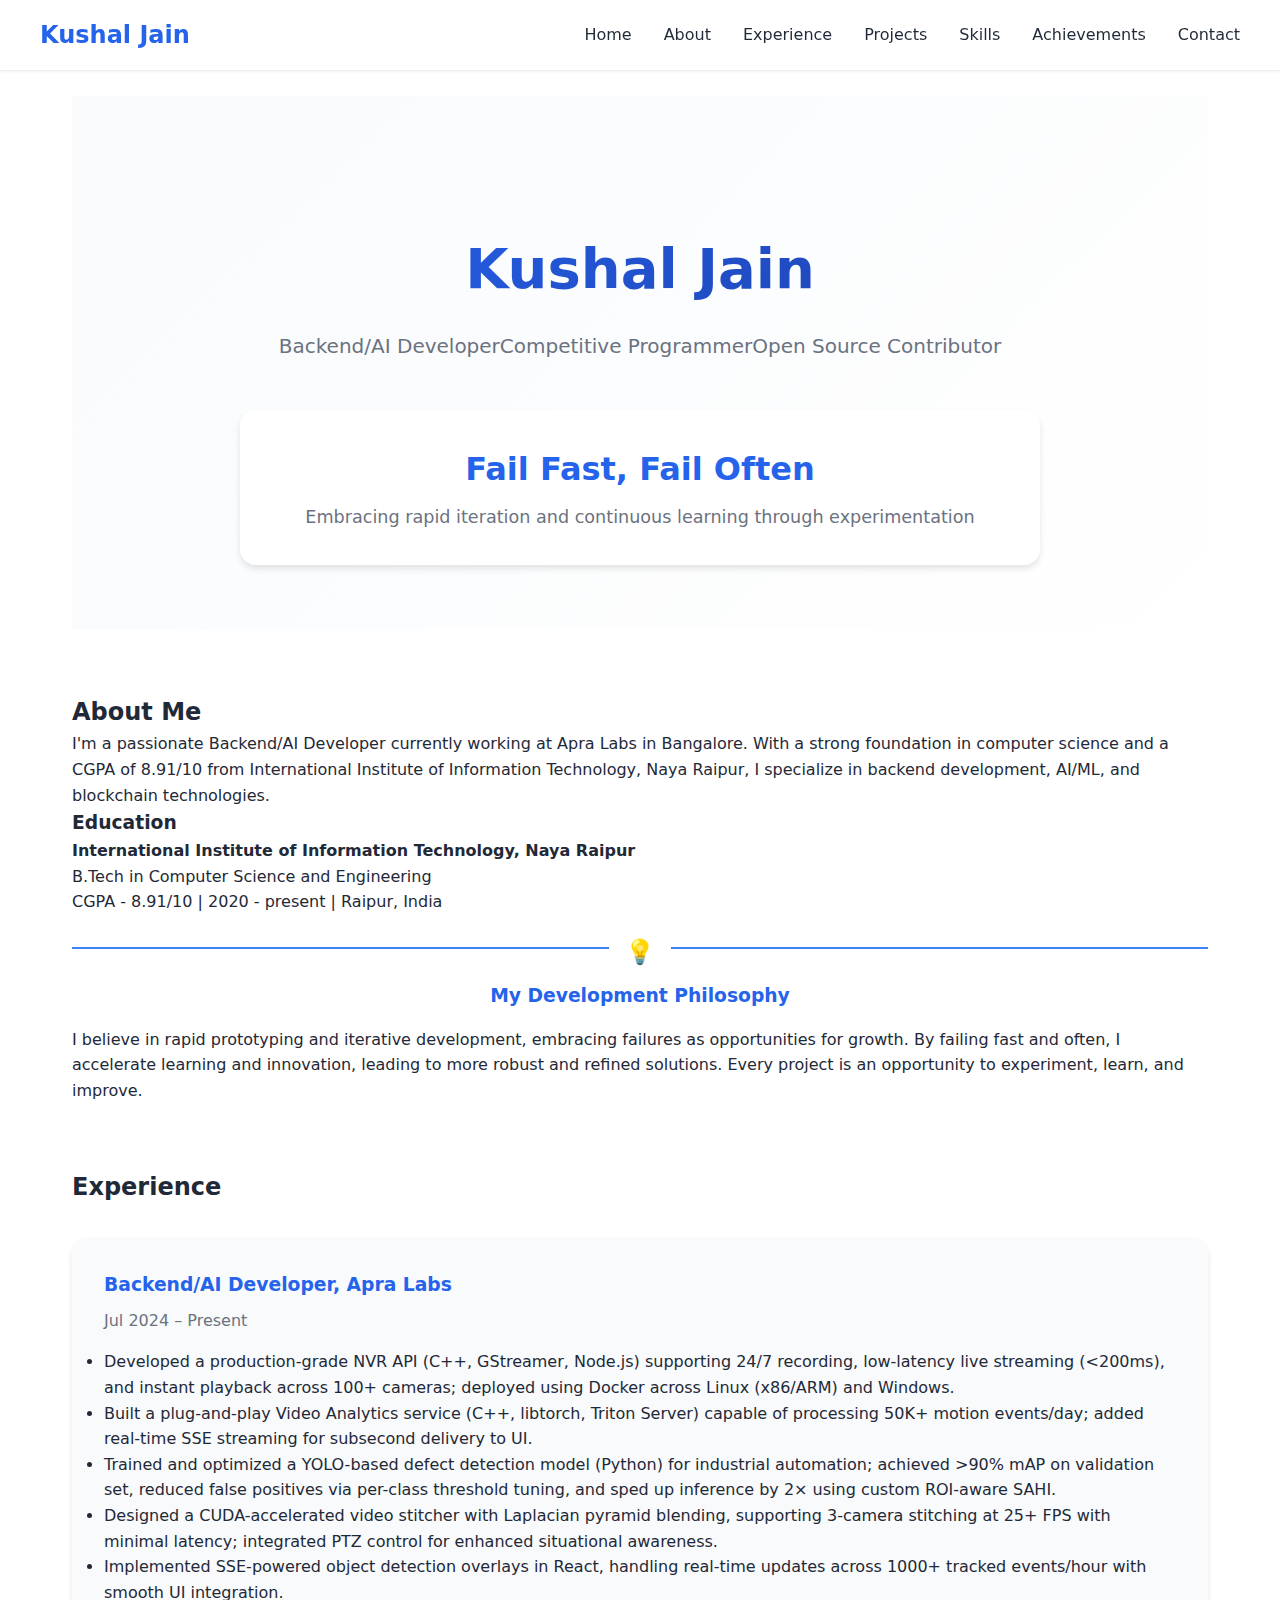
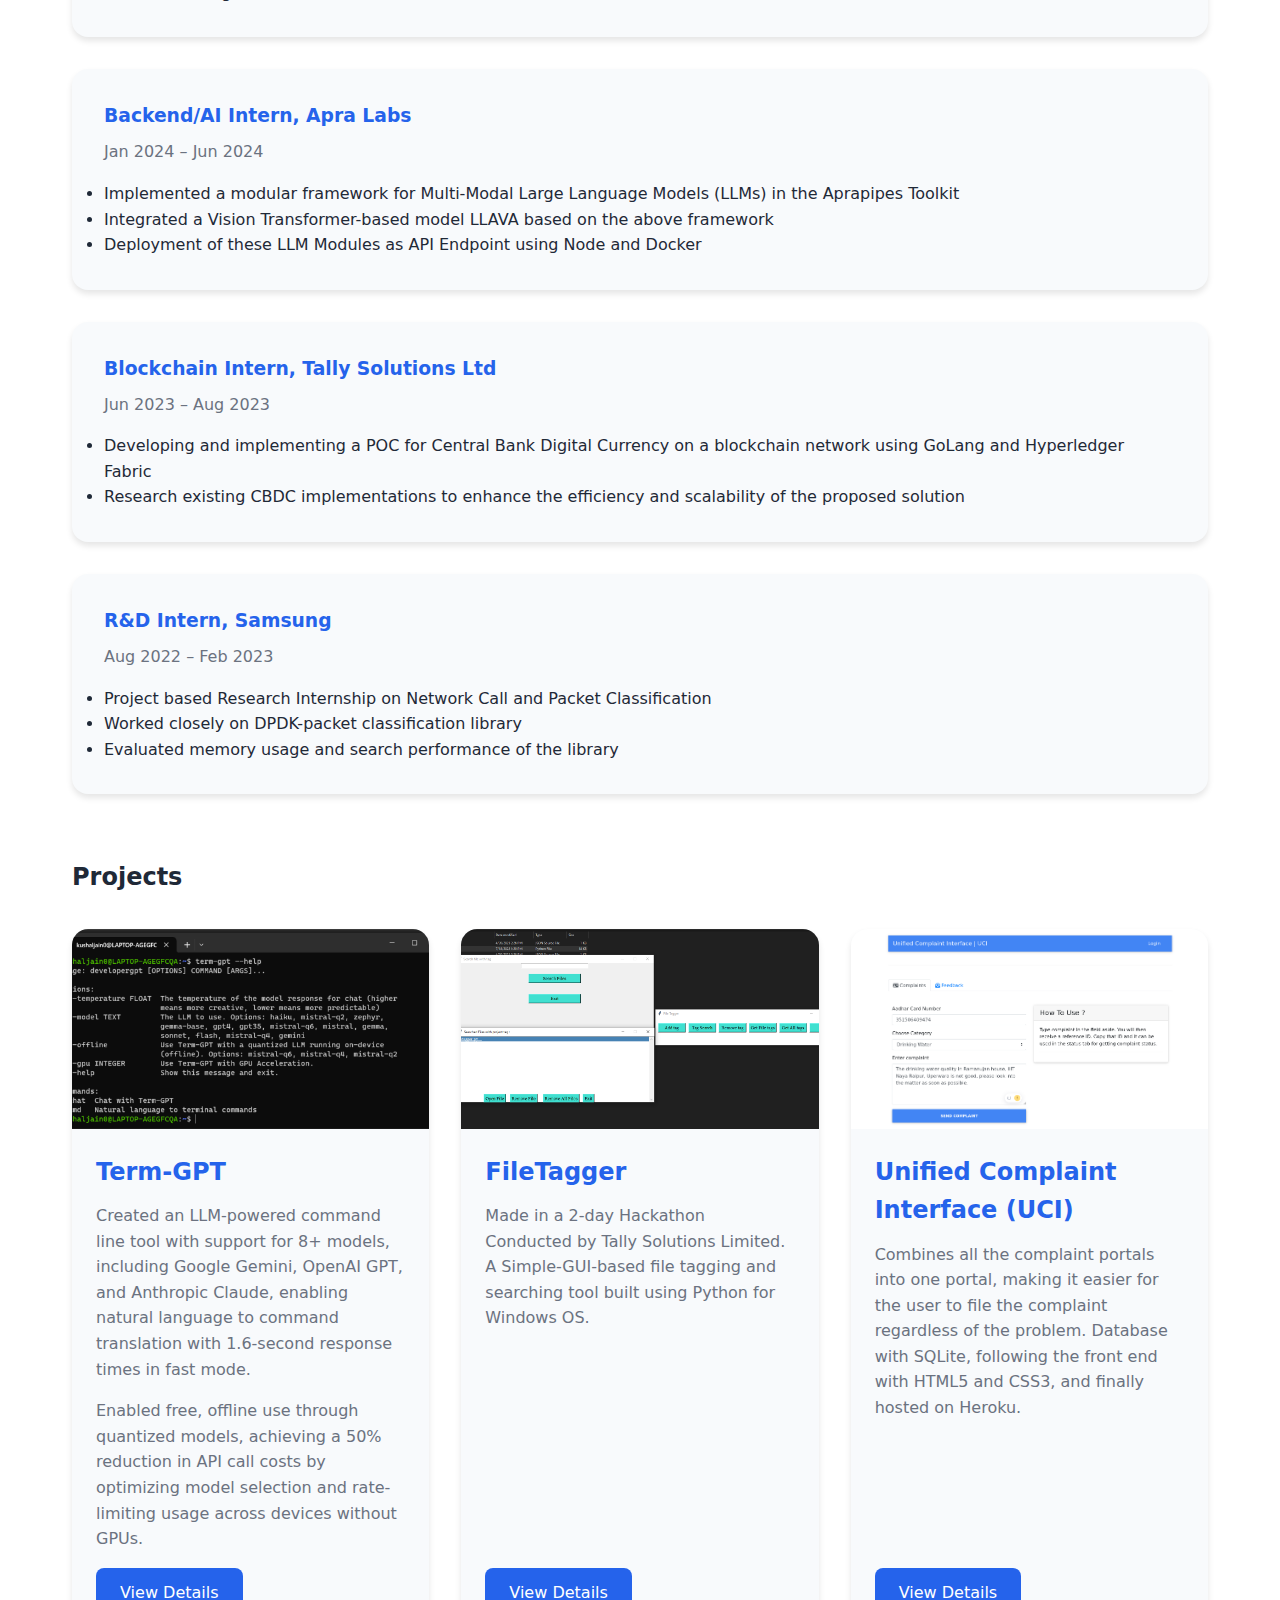
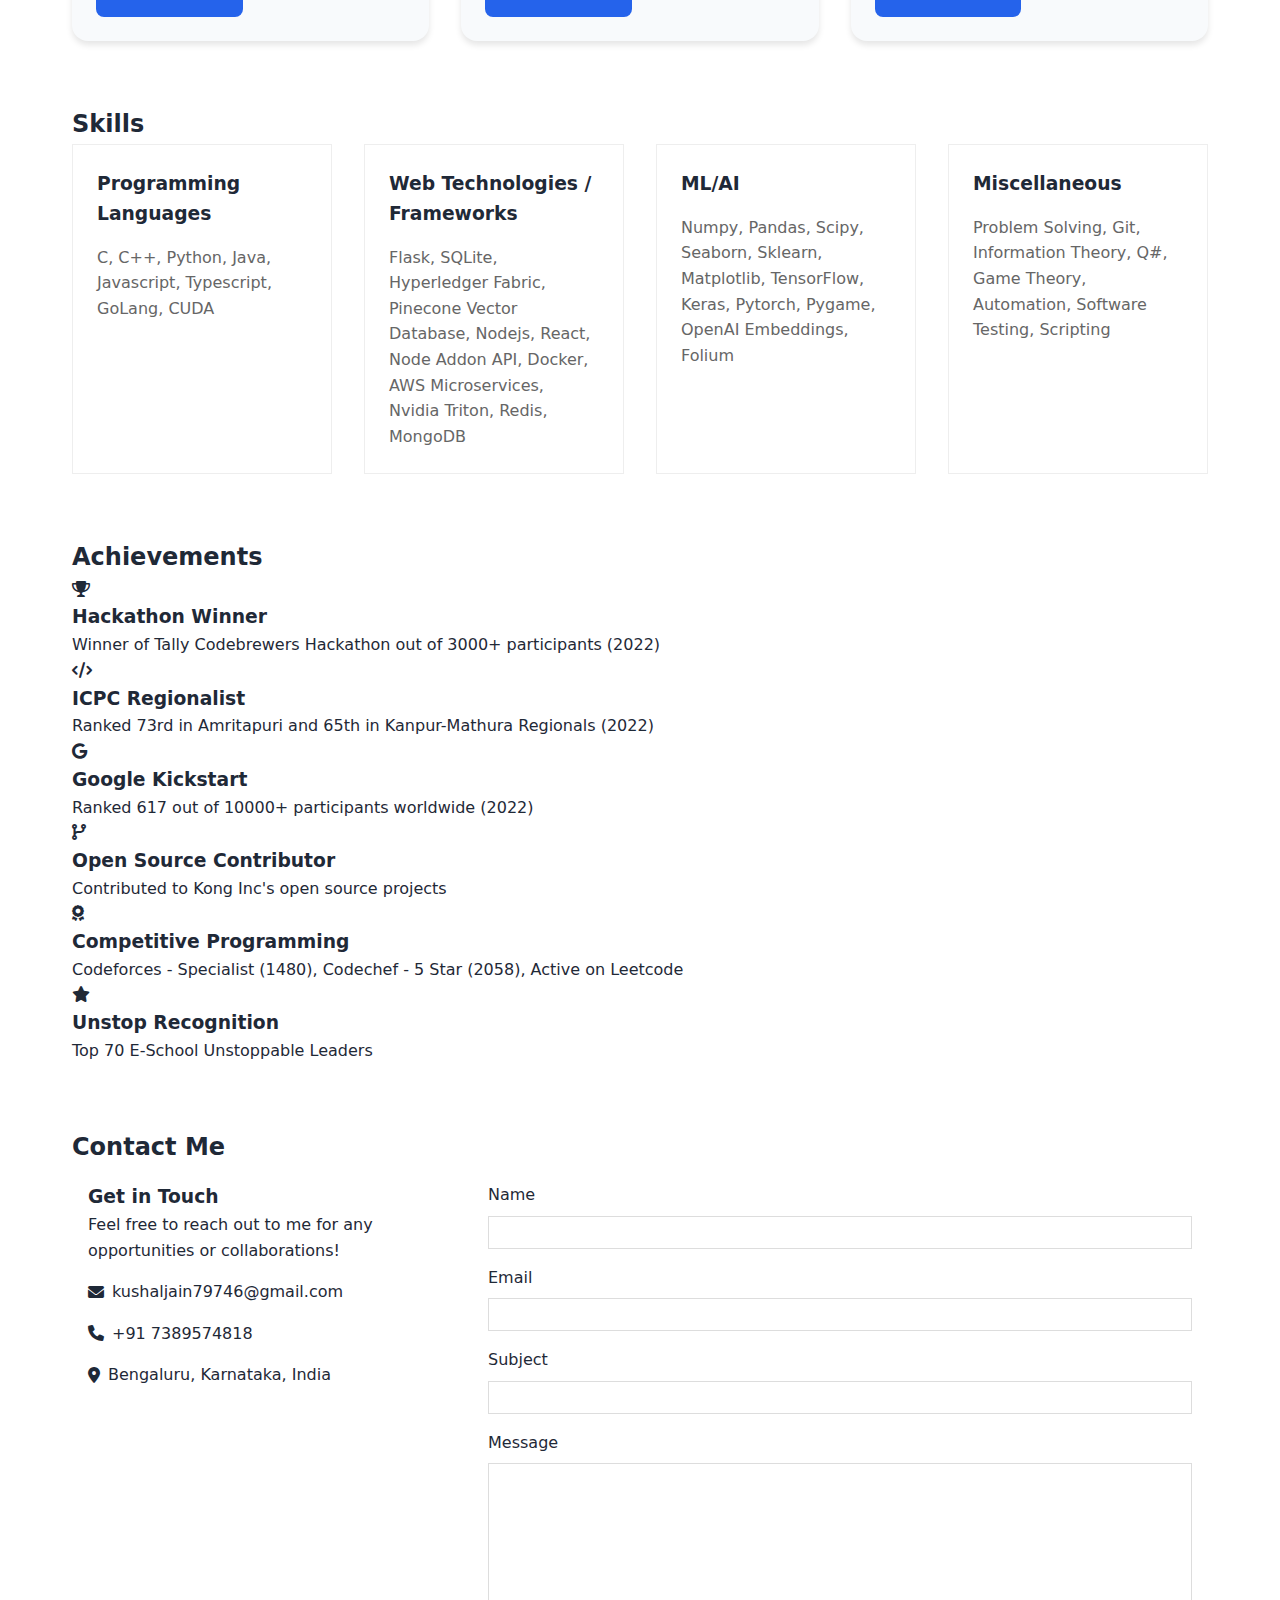
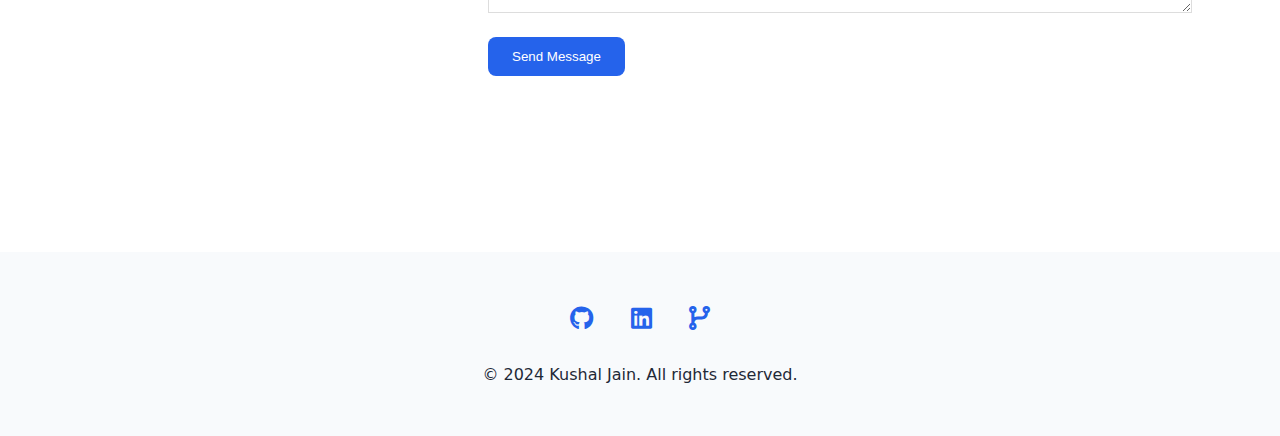
<file: index.html>
<!DOCTYPE html>
<html lang="en">
<head>
    <meta charset="UTF-8">
    <meta name="viewport" content="width=device-width, initial-scale=1.0">
    <title>Kushal Jain - Portfolio</title>
    <link rel="stylesheet" href="./styles.css">
    <link rel="stylesheet" href="https://cdnjs.cloudflare.com/ajax/libs/font-awesome/6.0.0/css/all.min.css">
</head>
<body>
    <header>
        <nav>
            <div class="logo">Kushal Jain</div>
            <ul class="nav-links">
                <li><a href="#home">Home</a></li>
                <li><a href="#about">About</a></li>
                <li><a href="#experience">Experience</a></li>
                <li><a href="#projects">Projects</a></li>
                <li><a href="#skills">Skills</a></li>
                <li><a href="#achievements">Achievements</a></li>
                <li><a href="#contact">Contact</a></li>
            </ul>
        </nav>
    </header>

    <main>
        <!-- Home Section -->
        <section id="home" class="hero">
            <div class="hero-content">
                <h1>Kushal Jain</h1>
                <p class="subtitle"><span>Backend/AI Developer</span><span>Competitive Programmer</span><span>Open Source Contributor</span></p>
                <div class="motto">
                    <h2>Fail Fast, Fail Often</h2>
                    <p class="motto-description">Embracing rapid iteration and continuous learning through experimentation</p>
                </div>
            </div>
        </section>

        <!-- About Section -->
        <section id="about" class="about">
            <h2>About Me</h2>
            <div class="about-content">
                <p>I'm a passionate Backend/AI Developer currently working at Apra Labs in Bangalore. With a strong foundation in computer science and a CGPA of 8.91/10 from International Institute of Information Technology, Naya Raipur, I specialize in backend development, AI/ML, and blockchain technologies.</p>
                
                <div class="education">
                    <h3>Education</h3>
                    <div class="education-item">
                        <h4>International Institute of Information Technology, Naya Raipur</h4>
                        <p class="degree">B.Tech in Computer Science and Engineering</p>
                        <p class="education-details">CGPA - 8.91/10 | 2020 - present | Raipur, India</p>
                    </div>
                </div>
                
                <div class="philosophy">
                    <h3>My Development Philosophy</h3>
                    <p>I believe in rapid prototyping and iterative development, embracing failures as opportunities for growth. By failing fast and often, I accelerate learning and innovation, leading to more robust and refined solutions. Every project is an opportunity to experiment, learn, and improve.</p>
                </div>
            </div>
        </section>

        <!-- Experience Section -->
        <section id="experience" class="experience">
            <h2>Experience</h2>
            <div class="experience-grid">
                <div class="experience-card">
                    <h3>Backend/AI Developer, Apra Labs</h3>
                    <p class="date">Jul 2024 – Present</p>
                    <ul>
                        <li>Developed a production-grade NVR API (C++, GStreamer, Node.js) supporting 24/7 recording, low-latency live streaming (<200ms), and instant playback across 100+ cameras; deployed using Docker across Linux (x86/ARM) and Windows.</li>
                        <li>Built a plug-and-play Video Analytics service (C++, libtorch, Triton Server) capable of processing 50K+ motion events/day; added real-time SSE streaming for subsecond delivery to UI.</li>
                        <li>Trained and optimized a YOLO-based defect detection model (Python) for industrial automation; achieved >90% mAP on validation set, reduced false positives via per-class threshold tuning, and sped up inference by 2× using custom ROI-aware SAHI.</li>
                        <li>Designed a CUDA-accelerated video stitcher with Laplacian pyramid blending, supporting 3-camera stitching at 25+ FPS with minimal latency; integrated PTZ control for enhanced situational awareness.</li>
                        <li>Implemented SSE-powered object detection overlays in React, handling real-time updates across 1000+ tracked events/hour with smooth UI integration.</li>
                    </ul>
                </div>

                <div class="experience-card">
                    <h3>Backend/AI Intern, Apra Labs</h3>
                    <p class="date">Jan 2024 – Jun 2024</p>
                    <ul>
                        <li>Implemented a modular framework for Multi-Modal Large Language Models (LLMs) in the Aprapipes Toolkit</li>
                        <li>Integrated a Vision Transformer-based model LLAVA based on the above framework</li>
                        <li>Deployment of these LLM Modules as API Endpoint using Node and Docker</li>
                    </ul>
                </div>

                <div class="experience-card">
                    <h3>Blockchain Intern, Tally Solutions Ltd</h3>
                    <p class="date">Jun 2023 – Aug 2023</p>
                    <ul>
                        <li>Developing and implementing a POC for Central Bank Digital Currency on a blockchain network using GoLang and Hyperledger Fabric</li>
                        <li>Research existing CBDC implementations to enhance the efficiency and scalability of the proposed solution</li>
                    </ul>
                </div>

                <div class="experience-card">
                    <h3>R&D Intern, Samsung</h3>
                    <p class="date">Aug 2022 – Feb 2023</p>
                    <ul>
                        <li>Project based Research Internship on Network Call and Packet Classification</li>
                        <li>Worked closely on DPDK-packet classification library</li>
                        <li>Evaluated memory usage and search performance of the library</li>
                    </ul>
                </div>
            </div>
        </section>

        <!-- Projects Section -->
        <section id="projects" class="projects">
            <h2>Projects</h2>
            <div class="project-grid">
                <div class="project-card">
                    <img src="./images/term-gpt.png" alt="Term-GPT Screenshot" class="project-image">
                    <h3>Term-GPT</h3>
                    <p>Created an LLM-powered command line tool with support for 8+ models, including Google Gemini, OpenAI GPT, and Anthropic Claude, enabling natural language to command translation with 1.6-second response times in fast mode.</p>
                    <p>Enabled free, offline use through quantized models, achieving a 50% reduction in API call costs by optimizing model selection and rate-limiting usage across devices without GPUs.</p>
                    <a href="./projects/term-gpt.html" class="btn">View Details</a>
                </div>

                <div class="project-card">
                    <img src="./images/filetagger.png" alt="FileTagger Screenshot" class="project-image">
                    <h3>FileTagger</h3>
                    <p>Made in a 2-day Hackathon Conducted by Tally Solutions Limited. A Simple-GUI-based file tagging and searching tool built using Python for Windows OS.</p>
                    <a href="./projects/filetagger.html" class="btn">View Details</a>
                </div>

                <div class="project-card">
                    <img src="./images/uci.png" alt="UCI Screenshot" class="project-image">
                    <h3>Unified Complaint Interface (UCI)</h3>
                    <p>Combines all the complaint portals into one portal, making it easier for the user to file the complaint regardless of the problem. Database with SQLite, following the front end with HTML5 and CSS3, and finally hosted on Heroku.</p>
                    <a href="./projects/uci.html" class="btn">View Details</a>
                </div>
            </div>
        </section>

        <!-- Skills Section -->
        <section id="skills" class="skills">
            <h2>Skills</h2>
            <div class="skills-grid">
                <div class="skills-category">
                    <h3>Programming Languages</h3>
                    <p>C, C++, Python, Java, Javascript, Typescript, GoLang, CUDA</p>
                </div>
                <div class="skills-category">
                    <h3>Web Technologies / Frameworks</h3>
                    <p>Flask, SQLite, Hyperledger Fabric, Pinecone Vector Database, Nodejs, React, Node Addon API, Docker, AWS Microservices, Nvidia Triton, Redis, MongoDB</p>
                </div>
                <div class="skills-category">
                    <h3>ML/AI</h3>
                    <p>Numpy, Pandas, Scipy, Seaborn, Sklearn, Matplotlib, TensorFlow, Keras, Pytorch, Pygame, OpenAI Embeddings, Folium</p>
                </div>
                <div class="skills-category">
                    <h3>Miscellaneous</h3>
                    <p>Problem Solving, Git, Information Theory, Q#, Game Theory, Automation, Software Testing, Scripting</p>
                </div>
            </div>
        </section>

        <!-- Achievements Section -->
        <section id="achievements" class="achievements">
            <h2>Achievements</h2>
            <div class="achievements-grid">
                <div class="achievement-card">
                    <div class="achievement-icon"><i class="fas fa-trophy"></i></div>
                    <div class="achievement-content">
                        <h3>Hackathon Winner</h3>
                        <p>Winner of Tally Codebrewers Hackathon out of 3000+ participants (2022)</p>
                    </div>
                </div>
                
                <div class="achievement-card">
                    <div class="achievement-icon"><i class="fas fa-code"></i></div>
                    <div class="achievement-content">
                        <h3>ICPC Regionalist</h3>
                        <p>Ranked 73rd in Amritapuri and 65th in Kanpur-Mathura Regionals (2022)</p>
                    </div>
                </div>
                
                <div class="achievement-card">
                    <div class="achievement-icon"><i class="fab fa-google"></i></div>
                    <div class="achievement-content">
                        <h3>Google Kickstart</h3>
                        <p>Ranked 617 out of 10000+ participants worldwide (2022)</p>
                    </div>
                </div>
                
                <div class="achievement-card">
                    <div class="achievement-icon"><i class="fas fa-code-branch"></i></div>
                    <div class="achievement-content">
                        <h3>Open Source Contributor</h3>
                        <p>Contributed to Kong Inc's open source projects</p>
                    </div>
                </div>
                
                <div class="achievement-card">
                    <div class="achievement-icon"><i class="fas fa-award"></i></div>
                    <div class="achievement-content">
                        <h3>Competitive Programming</h3>
                        <p>Codeforces - Specialist (1480), Codechef - 5 Star (2058), Active on Leetcode</p>
                    </div>
                </div>
                
                <div class="achievement-card">
                    <div class="achievement-icon"><i class="fas fa-star"></i></div>
                    <div class="achievement-content">
                        <h3>Unstop Recognition</h3>
                        <p>Top 70 E-School Unstoppable Leaders</p>
                    </div>
                </div>
            </div>
        </section>

        <!-- Contact Section -->
        <section id="contact" class="contact">
            <h2>Contact Me</h2>
            <div class="contact-container">
                <div class="contact-info">
                    <h3>Get in Touch</h3>
                    <p>Feel free to reach out to me for any opportunities or collaborations!</p>
                    <div class="contact-details">
                        <div class="contact-item">
                            <i class="fas fa-envelope"></i>
                            <span>kushaljain79746@gmail.com</span>
                        </div>
                        <div class="contact-item">
                            <i class="fas fa-phone"></i>
                            <span>+91 7389574818</span>
                        </div>
                        <div class="contact-item">
                            <i class="fas fa-map-marker-alt"></i>
                            <span>Bengaluru, Karnataka, India</span>
                        </div>
                    </div>
                </div>
                
                <form class="contact-form" action="https://formsubmit.co/kushaljain79746@gmail.com" method="POST">
                    <input type="text" name="_honey" style="display: none">
                    <input type="hidden" name="_captcha" value="false">
                    <input type="hidden" name="_next" value="https://yourwebsite.com/thank-you.html">
                    
                    <div class="form-group">
                        <label for="name">Name</label>
                        <input type="text" id="name" name="name" required>
                    </div>
                    
                    <div class="form-group">
                        <label for="email">Email</label>
                        <input type="email" id="email" name="email" required>
                    </div>
                    
                    <div class="form-group">
                        <label for="subject">Subject</label>
                        <input type="text" id="subject" name="subject" required>
                    </div>
                    
                    <div class="form-group">
                        <label for="message">Message</label>
                        <textarea id="message" name="message" rows="5" required></textarea>
                    </div>
                    
                    <button type="submit" class="btn">Send Message</button>
                </form>
            </div>
        </section>
    </main>

    <footer>
        <div class="footer-content">
            <div class="social-links">
                <a href="https://github.com/kushaljain0" target="_blank"><i class="fab fa-github"></i></a>
                <a href="https://www.linkedin.com/in/kushal-jain-1a03b11bb/" target="_blank"><i class="fab fa-linkedin"></i></a>
                <a href="https://codeforces.com/profile/monkedluffy" target="_blank"><i class="fas fa-code-branch"></i></a>
            </div>
            <p>&copy; 2024 Kushal Jain. All rights reserved.</p>
        </div>
    </footer>
    
    <script>
        document.addEventListener('DOMContentLoaded', function() {
            const header = document.querySelector('header');
            
            window.addEventListener('scroll', function() {
                if (window.scrollY > 100) {
                    header.classList.add('scrolled');
                } else {
                    header.classList.remove('scrolled');
                }
            });
        });
    </script>
</body>
</html>
</file>
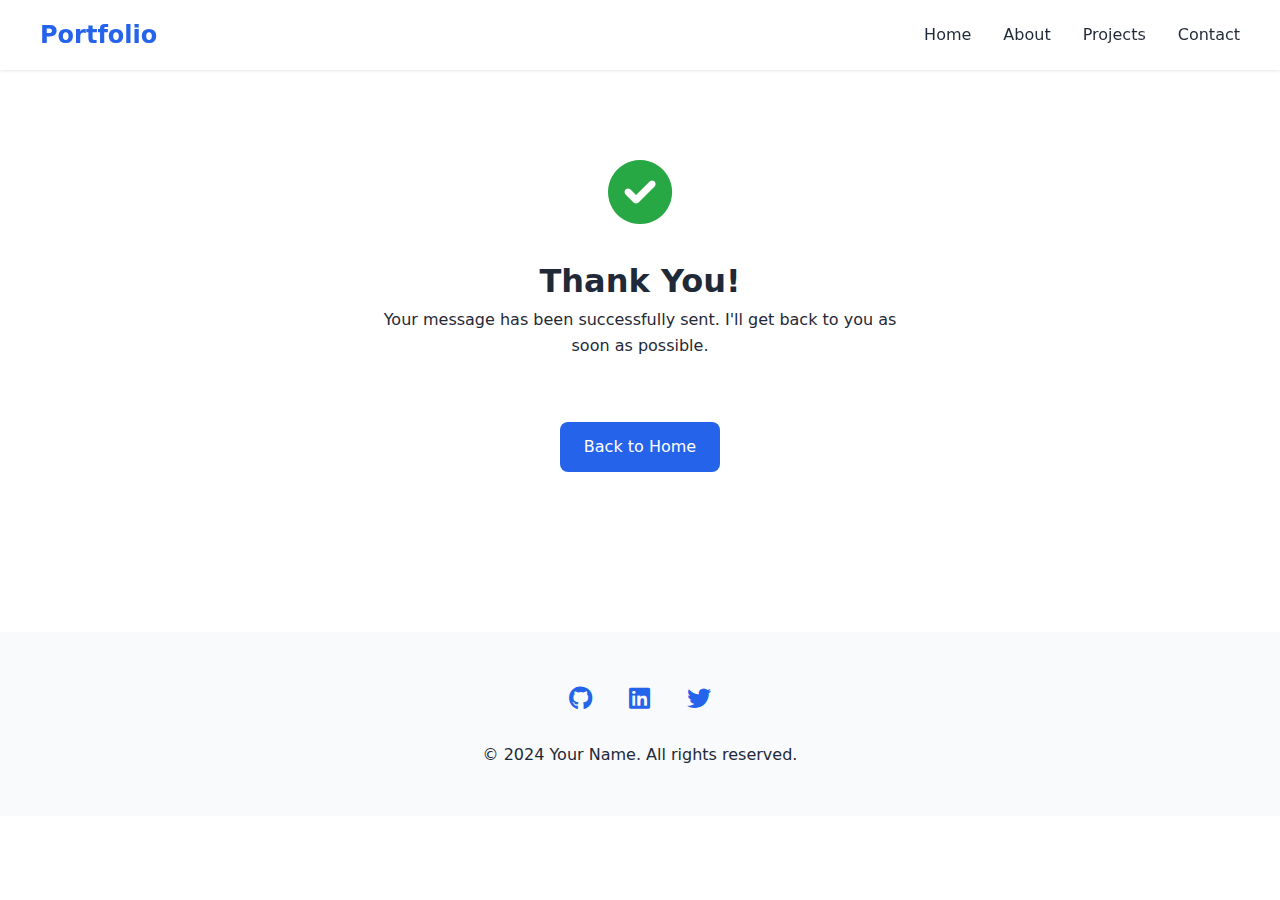
<file: thank-you.html>
<!DOCTYPE html>
<html lang="en">
<head>
    <meta charset="UTF-8">
    <meta name="viewport" content="width=device-width, initial-scale=1.0">
    <title>Thank You - Message Received</title>
    <link rel="stylesheet" href="styles.css">
    <link rel="stylesheet" href="https://cdnjs.cloudflare.com/ajax/libs/font-awesome/6.0.0/css/all.min.css">
    <style>
        .thank-you-container {
            text-align: center;
            padding: 4rem 2rem;
            max-width: 600px;
            margin: 0 auto;
        }
        
        .thank-you-icon {
            font-size: 4rem;
            color: #28a745;
            margin-bottom: 2rem;
        }
        
        .thank-you-message {
            margin-bottom: 2rem;
        }
        
        .back-home {
            display: inline-block;
            margin-top: 2rem;
        }
    </style>
</head>
<body>
    <header>
        <nav>
            <div class="logo">Portfolio</div>
            <ul class="nav-links">
                <li><a href="index.html#home">Home</a></li>
                <li><a href="index.html#about">About</a></li>
                <li><a href="index.html#projects">Projects</a></li>
                <li><a href="index.html#contact">Contact</a></li>
            </ul>
        </nav>
    </header>

    <main>
        <div class="thank-you-container">
            <i class="fas fa-check-circle thank-you-icon"></i>
            <h1>Thank You!</h1>
            <div class="thank-you-message">
                <p>Your message has been successfully sent. I'll get back to you as soon as possible.</p>
            </div>
            <a href="index.html" class="btn back-home">Back to Home</a>
        </div>
    </main>

    <footer>
        <div class="footer-content">
            <div class="social-links">
                <a href="#" target="_blank"><i class="fab fa-github"></i></a>
                <a href="#" target="_blank"><i class="fab fa-linkedin"></i></a>
                <a href="#" target="_blank"><i class="fab fa-twitter"></i></a>
            </div>
            <p>&copy; 2024 Your Name. All rights reserved.</p>
        </div>
    </footer>
</body>
</html>
</file>
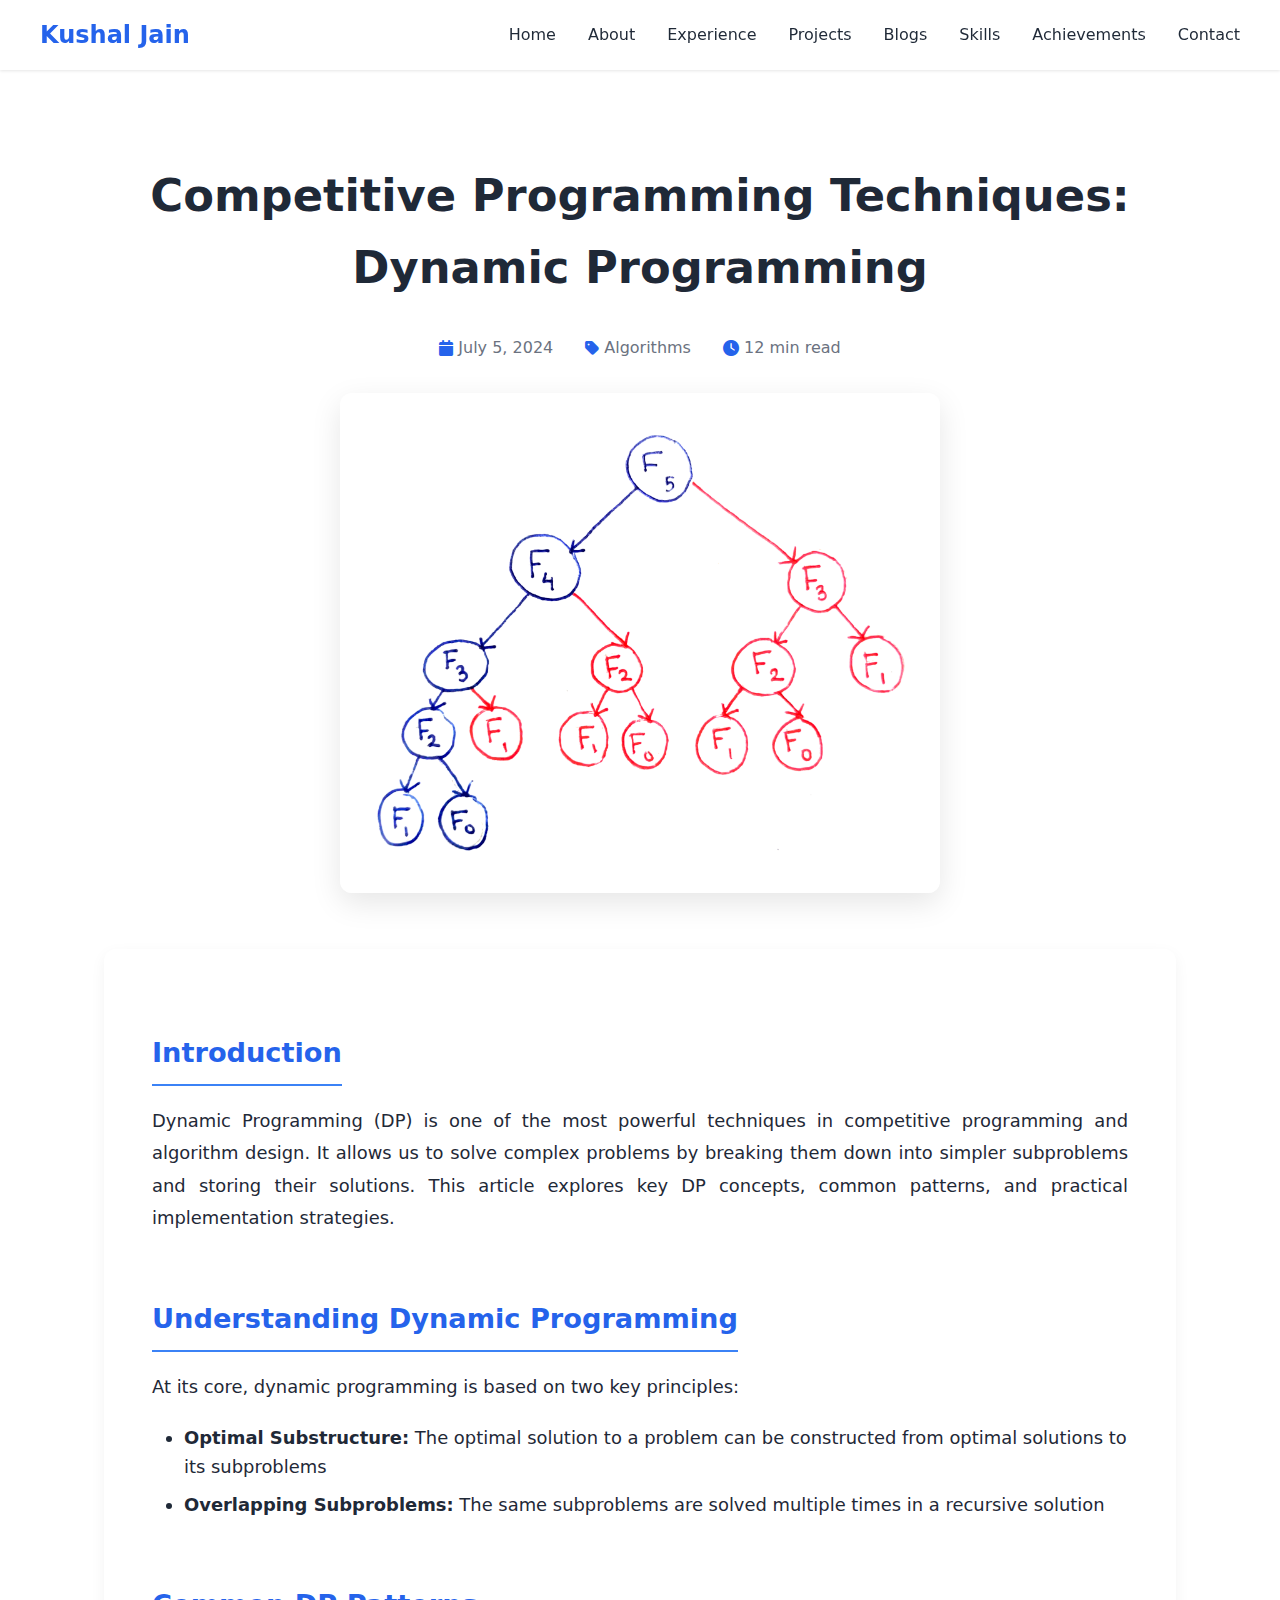
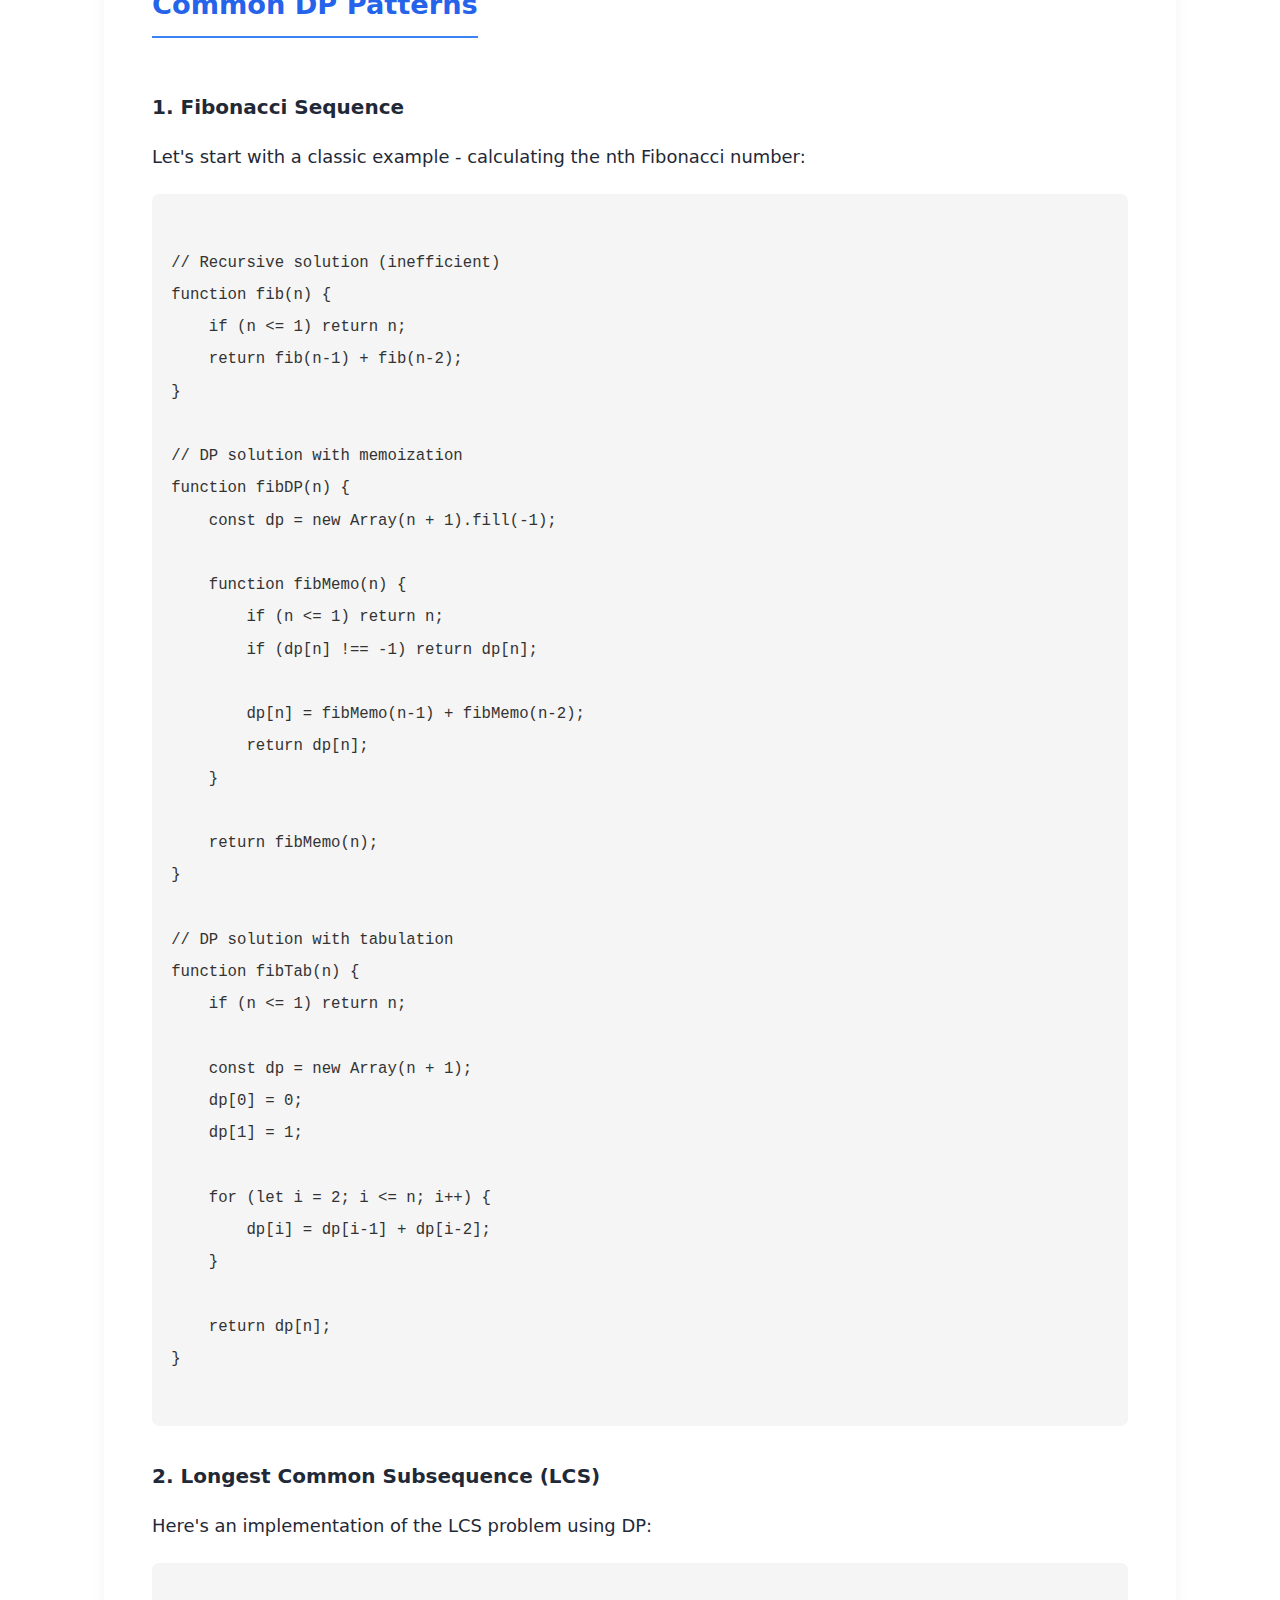
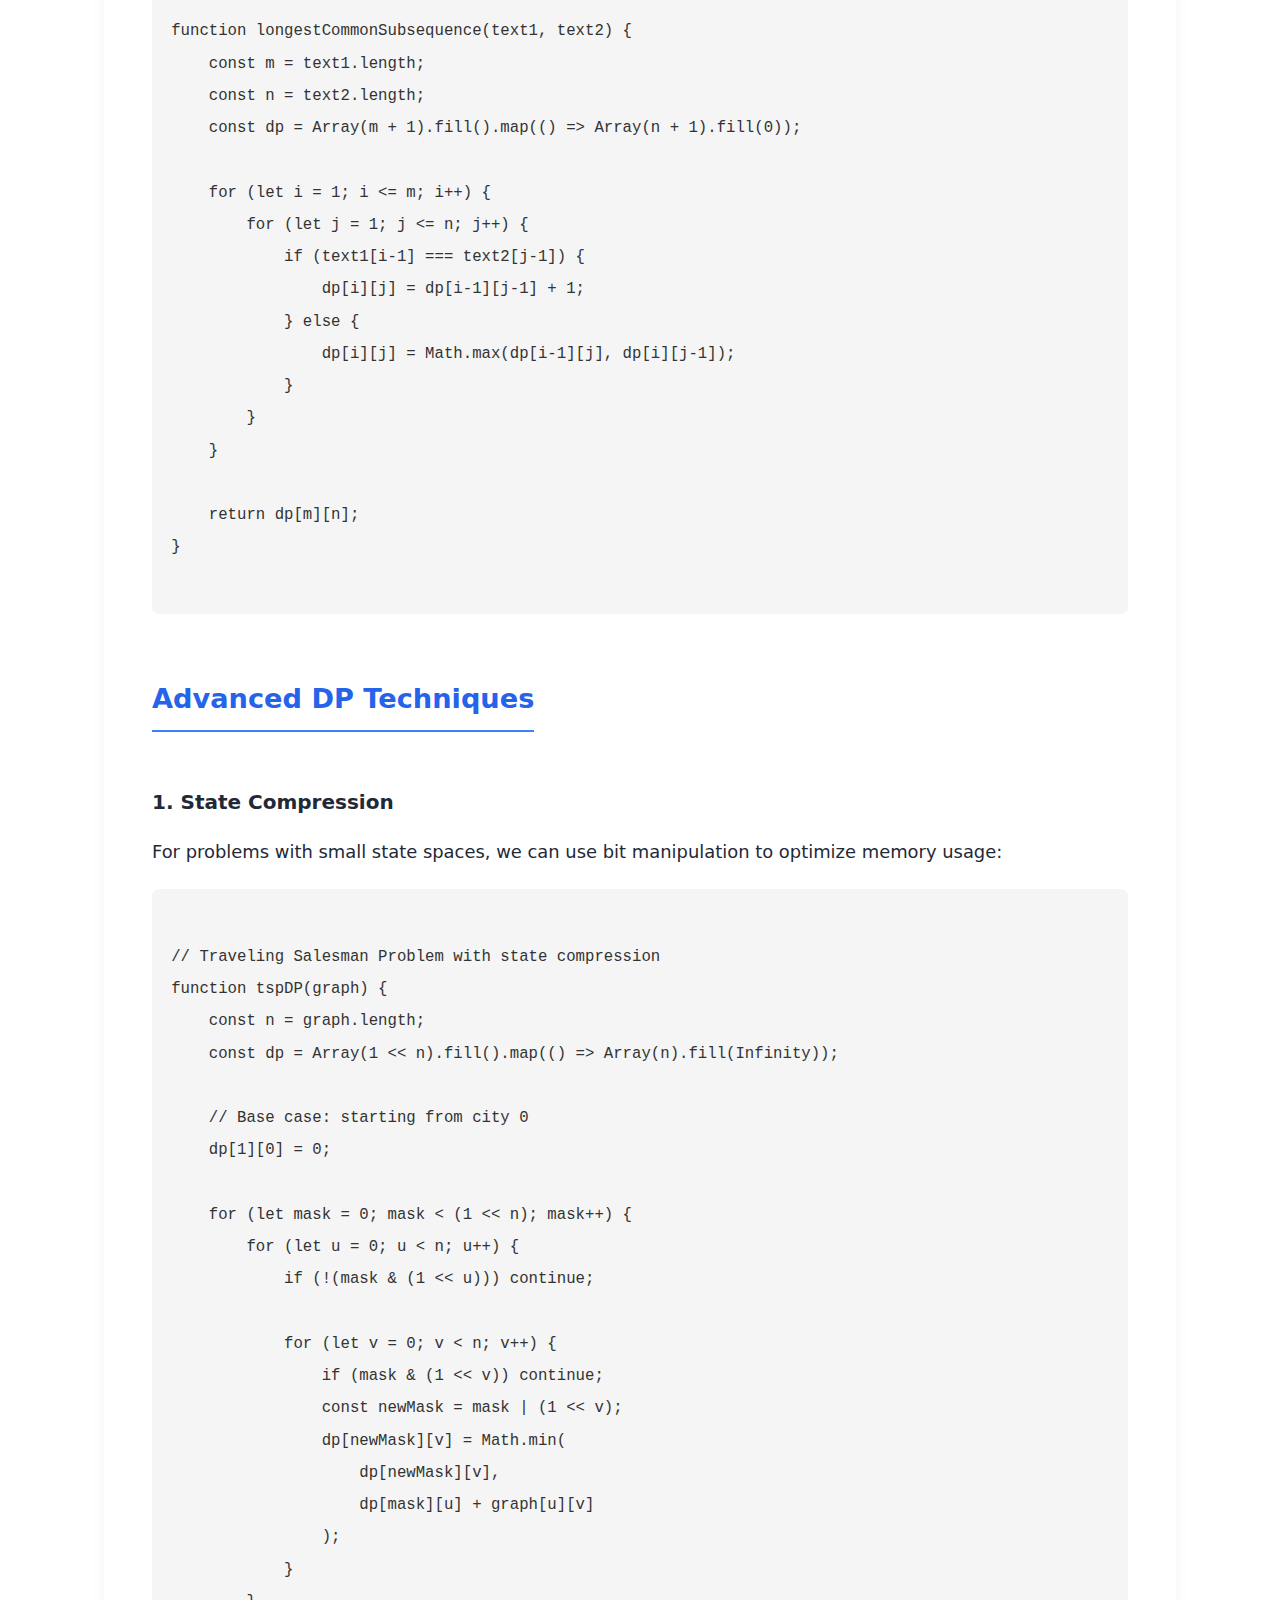
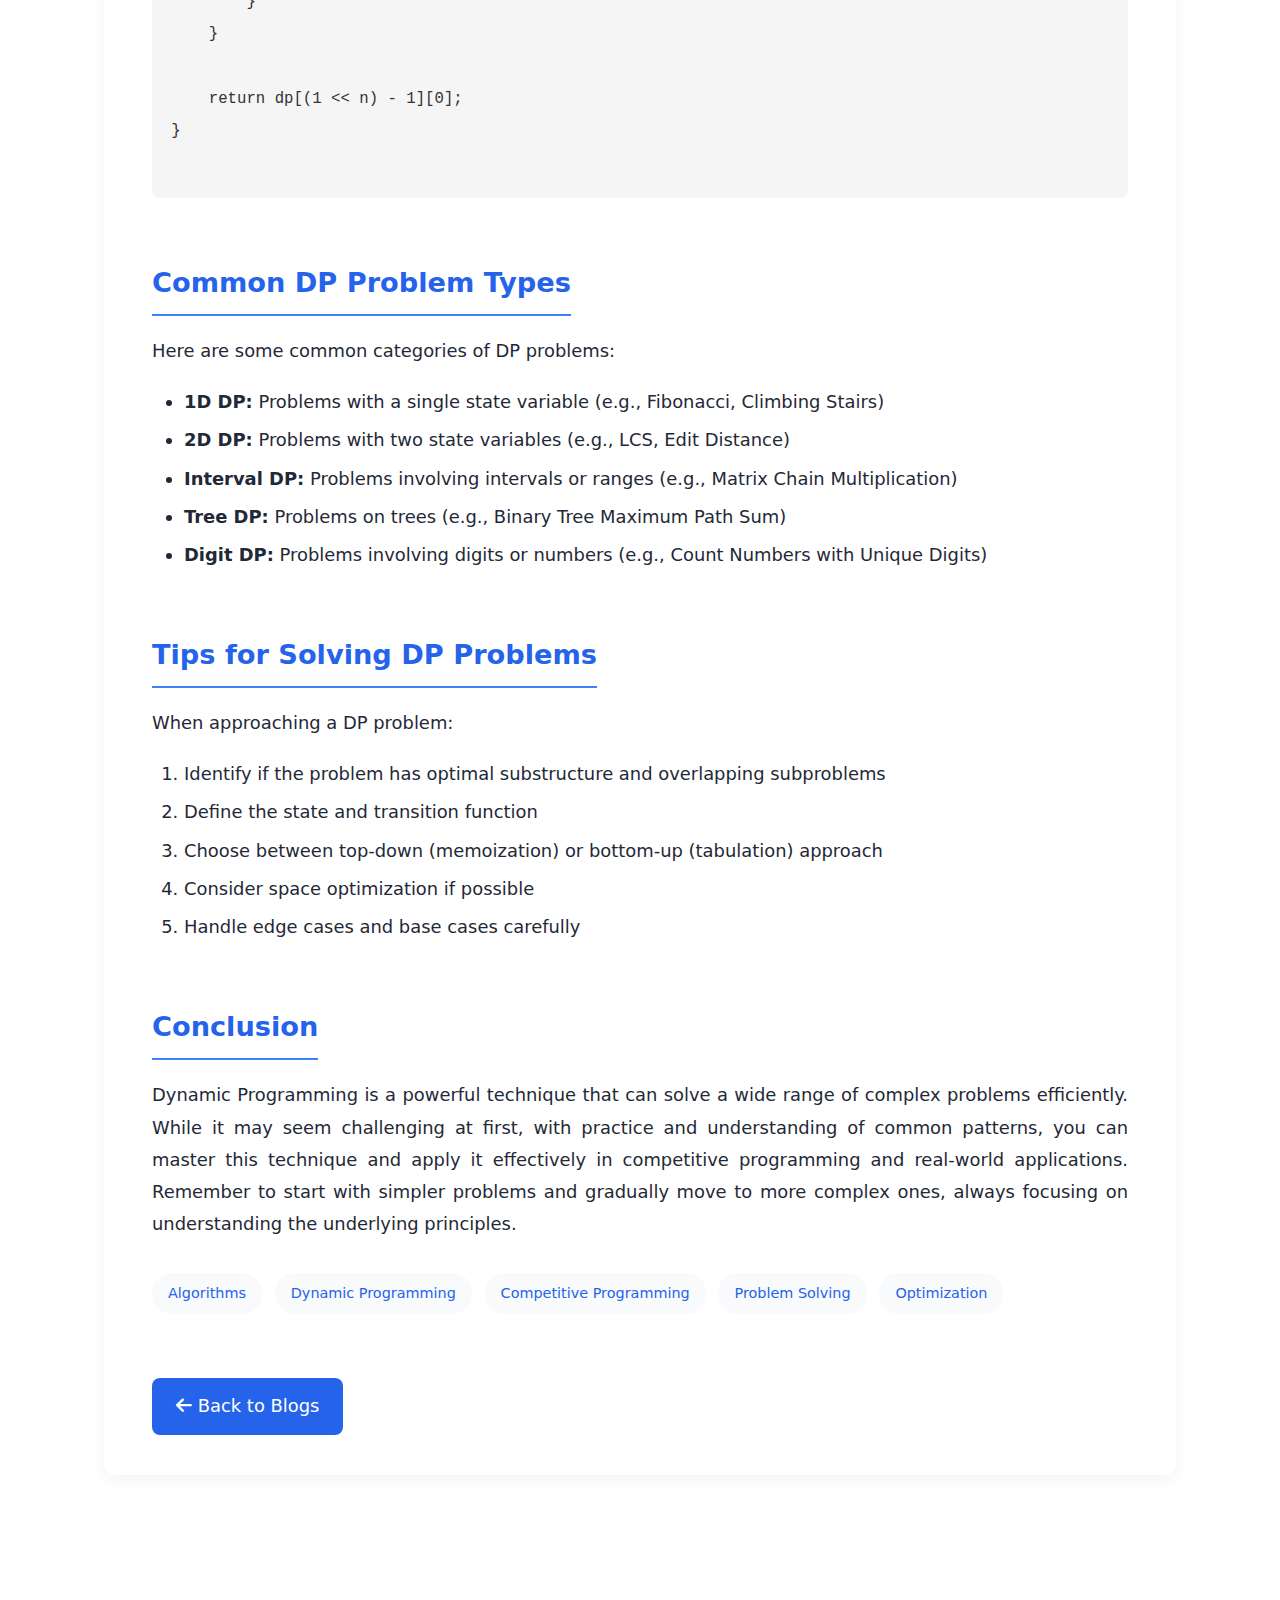
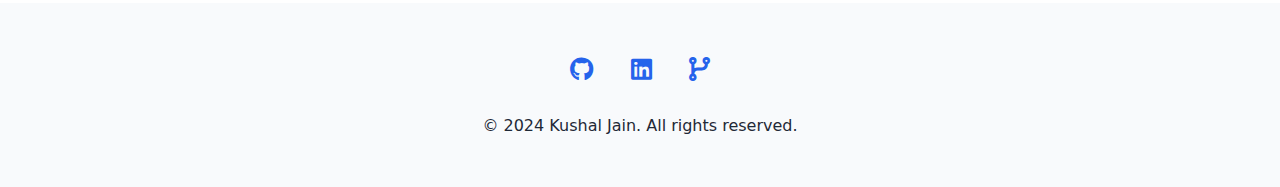
<file: blogs/dynamic-programming.html>
<!DOCTYPE html>
<html lang="en">
<head>
    <meta charset="UTF-8">
    <meta name="viewport" content="width=device-width, initial-scale=1.0">
    <title>Competitive Programming Techniques: Dynamic Programming - Kushal Jain</title>
    <link rel="stylesheet" href="../styles.css">
    <link rel="stylesheet" href="./blog-styles.css">
    <link rel="stylesheet" href="https://cdnjs.cloudflare.com/ajax/libs/font-awesome/6.0.0/css/all.min.css">
    <script src="../common.js"></script>
</head>
<body>
    <header>
        <nav>
            <div class="logo">Kushal Jain</div>
            <ul class="nav-links">
                <li><a href="../index.html#home">Home</a></li>
                <li><a href="../index.html#about">About</a></li>
                <li><a href="../index.html#experience">Experience</a></li>
                <li><a href="../index.html#projects">Projects</a></li>
                <li><a href="../index.html#blogs">Blogs</a></li>
                <li><a href="../index.html#skills">Skills</a></li>
                <li><a href="../index.html#achievements">Achievements</a></li>
                <li><a href="../index.html#contact">Contact</a></li>
            </ul>
        </nav>
    </header>

    <main>
        <div class="blog-detail">
            <h1>Competitive Programming Techniques: Dynamic Programming</h1>
            <div class="blog-meta">
                <span><i class="fas fa-calendar"></i> July 5, 2024</span>
                <span><i class="fas fa-tag"></i> Algorithms</span>
                <span><i class="fas fa-clock"></i> 12 min read</span>
            </div>
            
            <div class="blog-hero">
                <img src="../images/dynamic-programming.png" alt="Dynamic Programming Concepts" class="blog-hero-image">
            </div>
            
            <div class="blog-info">
                <div class="blog-detail-content">
                    <h2>Introduction</h2>
                    <p>Dynamic Programming (DP) is one of the most powerful techniques in competitive programming and algorithm design. It allows us to solve complex problems by breaking them down into simpler subproblems and storing their solutions. This article explores key DP concepts, common patterns, and practical implementation strategies.</p>
                    
                    <h2>Understanding Dynamic Programming</h2>
                    <p>At its core, dynamic programming is based on two key principles:</p>
                    <ul>
                        <li><strong>Optimal Substructure:</strong> The optimal solution to a problem can be constructed from optimal solutions to its subproblems</li>
                        <li><strong>Overlapping Subproblems:</strong> The same subproblems are solved multiple times in a recursive solution</li>
                    </ul>
                    
                    <h2>Common DP Patterns</h2>
                    <h3>1. Fibonacci Sequence</h3>
                    <p>Let's start with a classic example - calculating the nth Fibonacci number:</p>
                    
                    <pre><code>
// Recursive solution (inefficient)
function fib(n) {
    if (n <= 1) return n;
    return fib(n-1) + fib(n-2);
}

// DP solution with memoization
function fibDP(n) {
    const dp = new Array(n + 1).fill(-1);
    
    function fibMemo(n) {
        if (n <= 1) return n;
        if (dp[n] !== -1) return dp[n];
        
        dp[n] = fibMemo(n-1) + fibMemo(n-2);
        return dp[n];
    }
    
    return fibMemo(n);
}

// DP solution with tabulation
function fibTab(n) {
    if (n <= 1) return n;
    
    const dp = new Array(n + 1);
    dp[0] = 0;
    dp[1] = 1;
    
    for (let i = 2; i <= n; i++) {
        dp[i] = dp[i-1] + dp[i-2];
    }
    
    return dp[n];
}
                    </code></pre>
                    
                    <h3>2. Longest Common Subsequence (LCS)</h3>
                    <p>Here's an implementation of the LCS problem using DP:</p>
                    <pre><code>
function longestCommonSubsequence(text1, text2) {
    const m = text1.length;
    const n = text2.length;
    const dp = Array(m + 1).fill().map(() => Array(n + 1).fill(0));
    
    for (let i = 1; i <= m; i++) {
        for (let j = 1; j <= n; j++) {
            if (text1[i-1] === text2[j-1]) {
                dp[i][j] = dp[i-1][j-1] + 1;
            } else {
                dp[i][j] = Math.max(dp[i-1][j], dp[i][j-1]);
            }
        }
    }
    
    return dp[m][n];
}
                    </code></pre>
                    
                    <h2>Advanced DP Techniques</h2>
                    <h3>1. State Compression</h3>
                    <p>For problems with small state spaces, we can use bit manipulation to optimize memory usage:</p>
                    <pre><code>
// Traveling Salesman Problem with state compression
function tspDP(graph) {
    const n = graph.length;
    const dp = Array(1 << n).fill().map(() => Array(n).fill(Infinity));
    
    // Base case: starting from city 0
    dp[1][0] = 0;
    
    for (let mask = 0; mask < (1 << n); mask++) {
        for (let u = 0; u < n; u++) {
            if (!(mask & (1 << u))) continue;
            
            for (let v = 0; v < n; v++) {
                if (mask & (1 << v)) continue;
                const newMask = mask | (1 << v);
                dp[newMask][v] = Math.min(
                    dp[newMask][v],
                    dp[mask][u] + graph[u][v]
                );
            }
        }
    }
    
    return dp[(1 << n) - 1][0];
}
                    </code></pre>
                    
                    <h2>Common DP Problem Types</h2>
                    <p>Here are some common categories of DP problems:</p>
                    <ul>
                        <li><strong>1D DP:</strong> Problems with a single state variable (e.g., Fibonacci, Climbing Stairs)</li>
                        <li><strong>2D DP:</strong> Problems with two state variables (e.g., LCS, Edit Distance)</li>
                        <li><strong>Interval DP:</strong> Problems involving intervals or ranges (e.g., Matrix Chain Multiplication)</li>
                        <li><strong>Tree DP:</strong> Problems on trees (e.g., Binary Tree Maximum Path Sum)</li>
                        <li><strong>Digit DP:</strong> Problems involving digits or numbers (e.g., Count Numbers with Unique Digits)</li>
                    </ul>
                    
                    <h2>Tips for Solving DP Problems</h2>
                    <p>When approaching a DP problem:</p>
                    <ol>
                        <li>Identify if the problem has optimal substructure and overlapping subproblems</li>
                        <li>Define the state and transition function</li>
                        <li>Choose between top-down (memoization) or bottom-up (tabulation) approach</li>
                        <li>Consider space optimization if possible</li>
                        <li>Handle edge cases and base cases carefully</li>
                    </ol>
                    
                    <h2>Conclusion</h2>
                    <p>Dynamic Programming is a powerful technique that can solve a wide range of complex problems efficiently. While it may seem challenging at first, with practice and understanding of common patterns, you can master this technique and apply it effectively in competitive programming and real-world applications. Remember to start with simpler problems and gradually move to more complex ones, always focusing on understanding the underlying principles.</p>
                    
                    <div class="blog-tags">
                        <span class="tag">Algorithms</span>
                        <span class="tag">Dynamic Programming</span>
                        <span class="tag">Competitive Programming</span>
                        <span class="tag">Problem Solving</span>
                        <span class="tag">Optimization</span>
                    </div>
                    
                    <a href="../index.html#blogs" class="btn"><i class="fas fa-arrow-left"></i> Back to Blogs</a>
                </div>
            </div>
        </div>
    </main>

    <footer>
        <div class="footer-content">
            <div class="social-links">
                <a href="https://github.com/kushaljain0" target="_blank"><i class="fab fa-github"></i></a>
                <a href="https://www.linkedin.com/in/kushal-jain-1a03b11bb/" target="_blank"><i class="fab fa-linkedin"></i></a>
                <a href="https://codeforces.com/profile/monkedluffy" target="_blank"><i class="fas fa-code-branch"></i></a>
            </div>
            <p>&copy; 2024 Kushal Jain. All rights reserved.</p>
        </div>
    </footer>

    <script>
        document.addEventListener('DOMContentLoaded', function() {
            const header = document.querySelector('header');
            
            window.addEventListener('scroll', function() {
                if (window.scrollY > 100) {
                    header.classList.add('scrolled');
                } else {
                    header.classList.remove('scrolled');
                }
            });
        });
    </script>
</body>
</html>
</file>
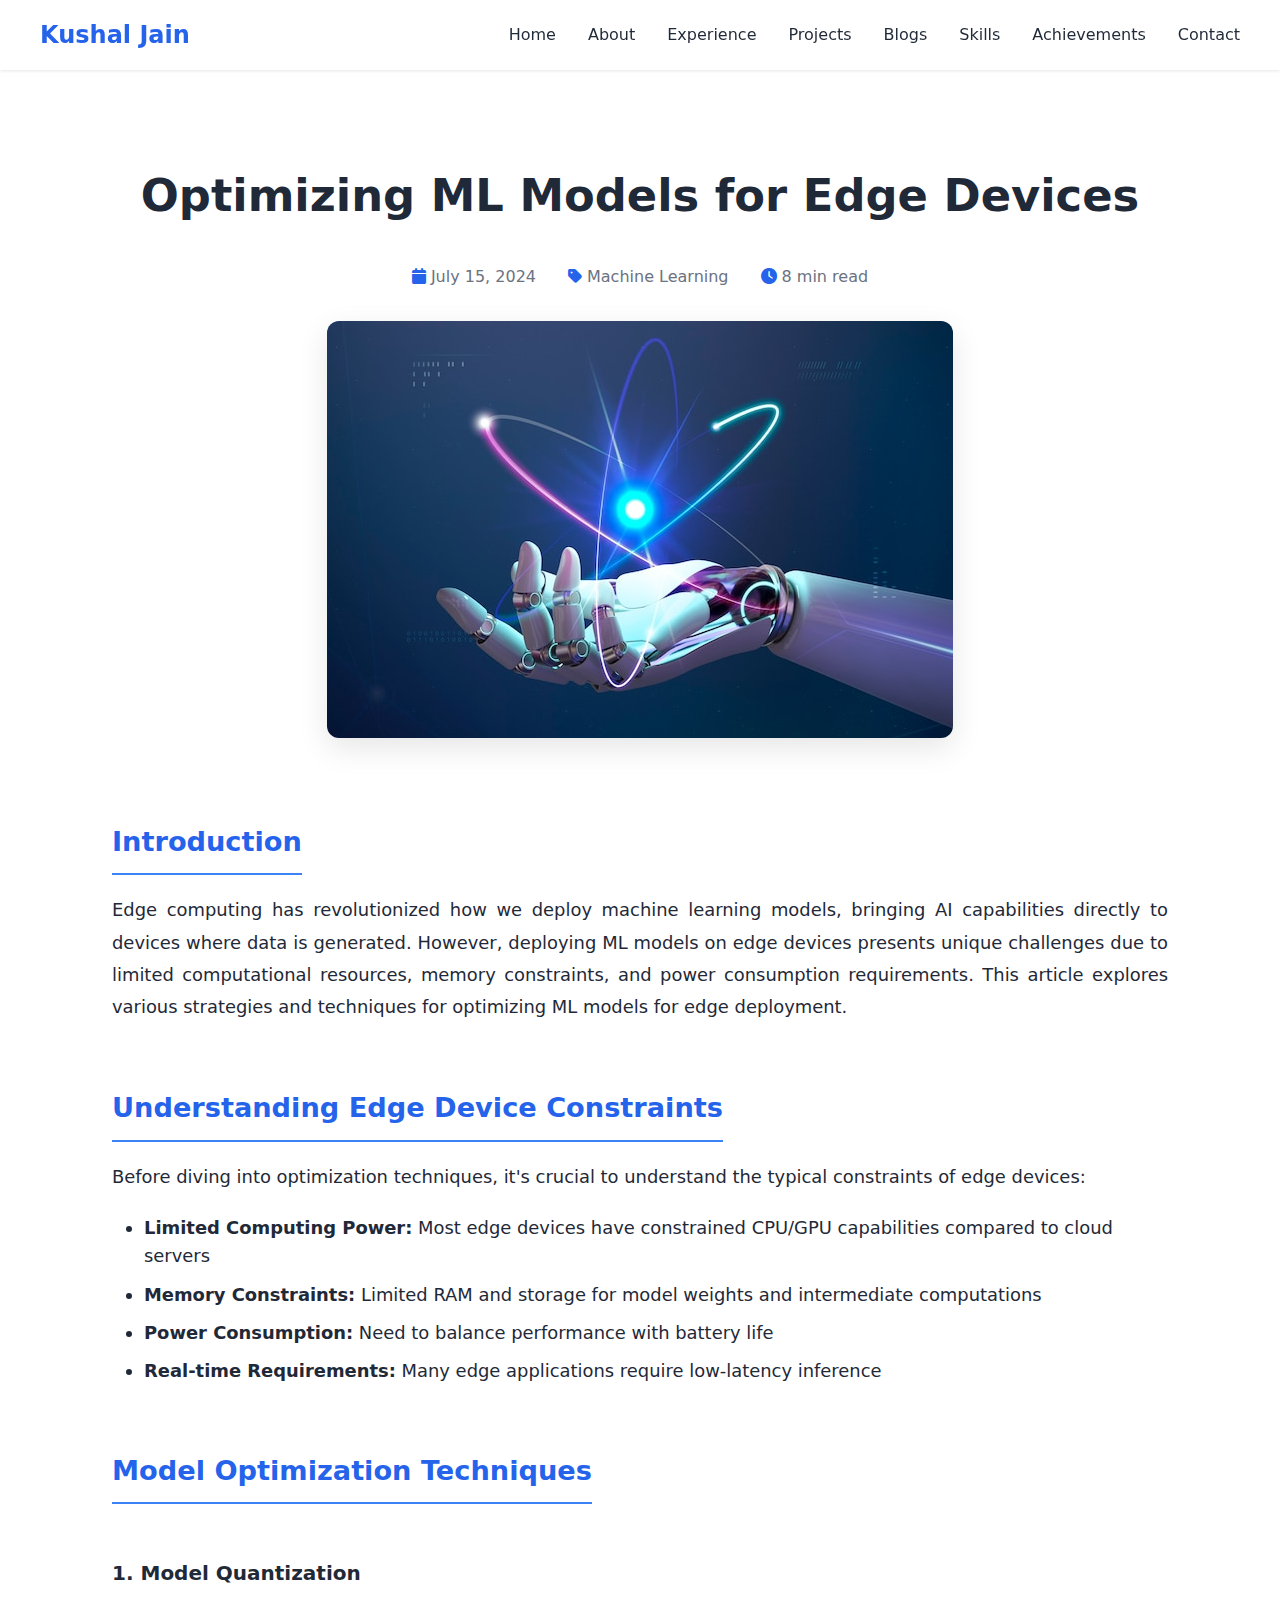
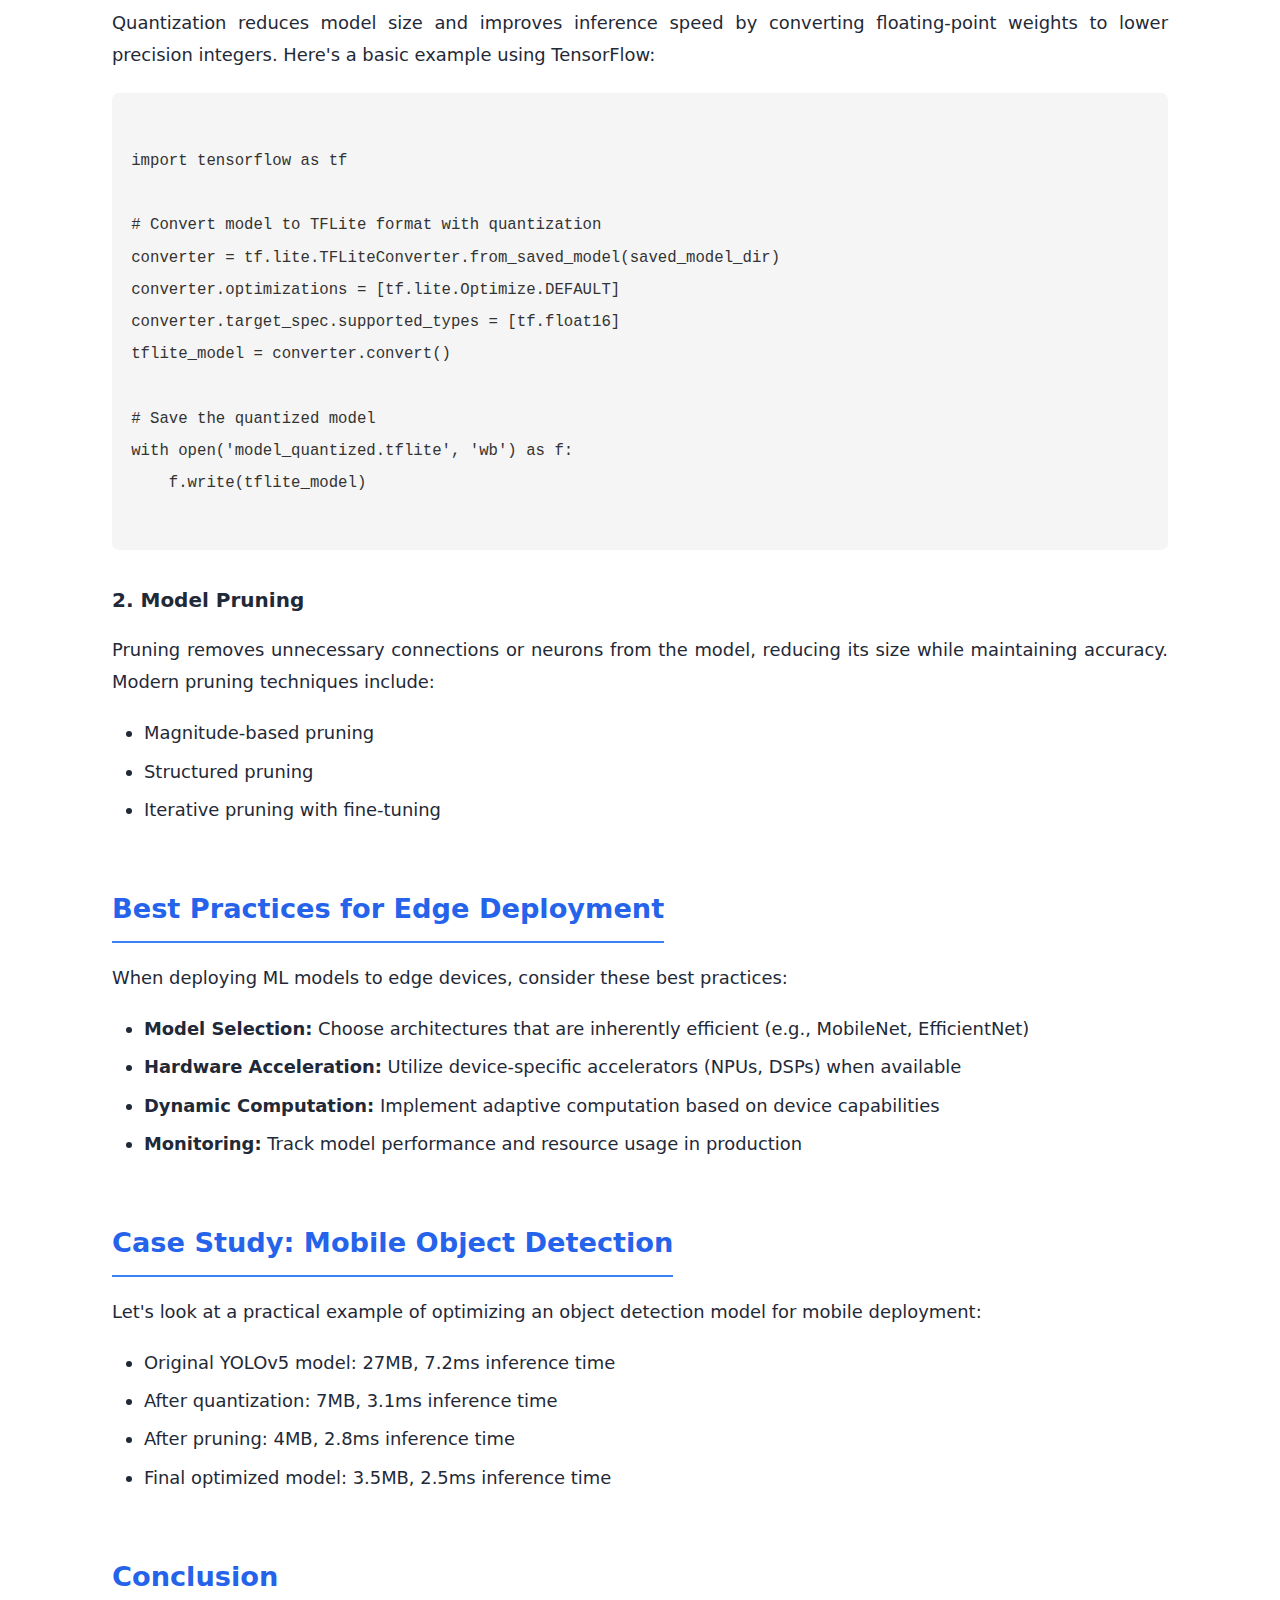
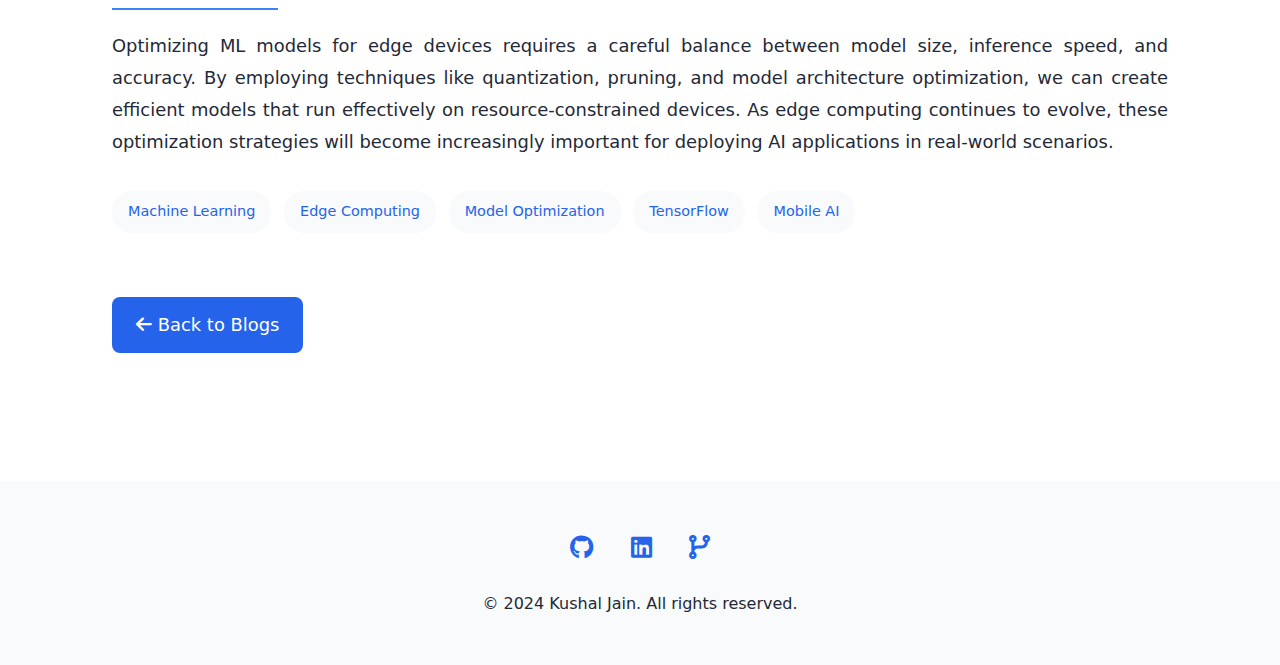
<file: blogs/ml-edge-devices.html>
<!DOCTYPE html>
<html lang="en">
<head>
    <meta charset="UTF-8">
    <meta name="viewport" content="width=device-width, initial-scale=1.0">
    <title>Optimizing ML Models for Edge Devices - Kushal Jain</title>
    <link rel="stylesheet" href="../styles.css">
    <link rel="stylesheet" href="./blog-styles.css">
    <link rel="stylesheet" href="https://cdnjs.cloudflare.com/ajax/libs/font-awesome/6.0.0/css/all.min.css">
    <script src="../common.js"></script>
</head>
<body>
    <header>
        <nav>
            <div class="logo">Kushal Jain</div>
            <ul class="nav-links">
                <li><a href="../index.html#home">Home</a></li>
                <li><a href="../index.html#about">About</a></li>
                <li><a href="../index.html#experience">Experience</a></li>
                <li><a href="../index.html#projects">Projects</a></li>
                <li><a href="../index.html#blogs">Blogs</a></li>
                <li><a href="../index.html#skills">Skills</a></li>
                <li><a href="../index.html#achievements">Achievements</a></li>
                <li><a href="../index.html#contact">Contact</a></li>
            </ul>
        </nav>
    </header>

    <main>
        <div class="blog-detail">
            <h1>Optimizing ML Models for Edge Devices</h1>
            <div class="blog-meta">
                <span><i class="fas fa-calendar"></i> July 15, 2024</span>
                <span><i class="fas fa-tag"></i> Machine Learning</span>
                <span><i class="fas fa-clock"></i> 8 min read</span>
            </div>
            
            <div class="blog-hero">
                <img src="../images/ml-edge.jpg" alt="ML on Edge Devices" class="blog-hero-image">
            </div>            
            <div clas
s="blog-info">
                <div class="blog-detail-content">
                    <h2>Introduction</h2>
                    <p>Edge computing has revolutionized how we deploy machine learning models, bringing AI capabilities directly to devices where data is generated. However, deploying ML models on edge devices presents unique challenges due to limited computational resources, memory constraints, and power consumption requirements. This article explores various strategies and techniques for optimizing ML models for edge deployment.</p>
                    
                    <h2>Understanding Edge Device Constraints</h2>
                    <p>Before diving into optimization techniques, it's crucial to understand the typical constraints of edge devices:</p>
                    <ul>
                        <li><strong>Limited Computing Power:</strong> Most edge devices have constrained CPU/GPU capabilities compared to cloud servers</li>
                        <li><strong>Memory Constraints:</strong> Limited RAM and storage for model weights and intermediate computations</li>
                        <li><strong>Power Consumption:</strong> Need to balance performance with battery life</li>
                        <li><strong>Real-time Requirements:</strong> Many edge applications require low-latency inference</li>
                    </ul>
                    
                    <h2>Model Optimization Techniques</h2>
                    <h3>1. Model Quantization</h3>
                    <p>Quantization reduces model size and improves inference speed by converting floating-point weights to lower precision integers. Here's a basic example using TensorFlow:</p>
                    
                    <pre><code>
import tensorflow as tf

# Convert model to TFLite format with quantization
converter = tf.lite.TFLiteConverter.from_saved_model(saved_model_dir)
converter.optimizations = [tf.lite.Optimize.DEFAULT]
converter.target_spec.supported_types = [tf.float16]
tflite_model = converter.convert()

# Save the quantized model
with open('model_quantized.tflite', 'wb') as f:
    f.write(tflite_model)
                    </code></pre>
                    
                    <h3>2. Model Pruning</h3>
                    <p>Pruning removes unnecessary connections or neurons from the model, reducing its size while maintaining accuracy. Modern pruning techniques include:</p>
                    <ul>
                        <li>Magnitude-based pruning</li>
                        <li>Structured pruning</li>
                        <li>Iterative pruning with fine-tuning</li>
                    </ul>
                    
                    <h2>Best Practices for Edge Deployment</h2>
                    <p>When deploying ML models to edge devices, consider these best practices:</p>
                    <ul>
                        <li><strong>Model Selection:</strong> Choose architectures that are inherently efficient (e.g., MobileNet, EfficientNet)</li>
                        <li><strong>Hardware Acceleration:</strong> Utilize device-specific accelerators (NPUs, DSPs) when available</li>
                        <li><strong>Dynamic Computation:</strong> Implement adaptive computation based on device capabilities</li>
                        <li><strong>Monitoring:</strong> Track model performance and resource usage in production</li>
                    </ul>
                    
                    <h2>Case Study: Mobile Object Detection</h2>
                    <p>Let's look at a practical example of optimizing an object detection model for mobile deployment:</p>
                    <ul>
                        <li>Original YOLOv5 model: 27MB, 7.2ms inference time</li>
                        <li>After quantization: 7MB, 3.1ms inference time</li>
                        <li>After pruning: 4MB, 2.8ms inference time</li>
                        <li>Final optimized model: 3.5MB, 2.5ms inference time</li>
                    </ul>
                    
                    <h2>Conclusion</h2>
                    <p>Optimizing ML models for edge devices requires a careful balance between model size, inference speed, and accuracy. By employing techniques like quantization, pruning, and model architecture optimization, we can create efficient models that run effectively on resource-constrained devices. As edge computing continues to evolve, these optimization strategies will become increasingly important for deploying AI applications in real-world scenarios.</p>
                    
                    <div class="blog-tags">
                        <span class="tag">Machine Learning</span>
                        <span class="tag">Edge Computing</span>
                        <span class="tag">Model Optimization</span>
                        <span class="tag">TensorFlow</span>
                        <span class="tag">Mobile AI</span>
                    </div>
                    
                    <a href="../index.html#blogs" class="btn"><i class="fas fa-arrow-left"></i> Back to Blogs</a>
                </div>
            </div>
        </div>
    </main>

    <footer>
        <div class="footer-content">
            <div class="social-links">
                <a href="https://github.com/kushaljain0" target="_blank"><i class="fab fa-github"></i></a>
                <a href="https://www.linkedin.com/in/kushal-jain-1a03b11bb/" target="_blank"><i class="fab fa-linkedin"></i></a>
                <a href="https://codeforces.com/profile/monkedluffy" target="_blank"><i class="fas fa-code-branch"></i></a>
            </div>
            <p>&copy; 2024 Kushal Jain. All rights reserved.</p>
        </div>
    </footer>

    <script>
        document.addEventListener('DOMContentLoaded', function() {
            const header = document.querySelector('header');
            
            window.addEventListener('scroll', function() {
                if (window.scrollY > 100) {
                    header.classList.add('scrolled');
                } else {
                    header.classList.remove('scrolled');
                }
            });
        });
    </script>
</body>
</html>
</file>
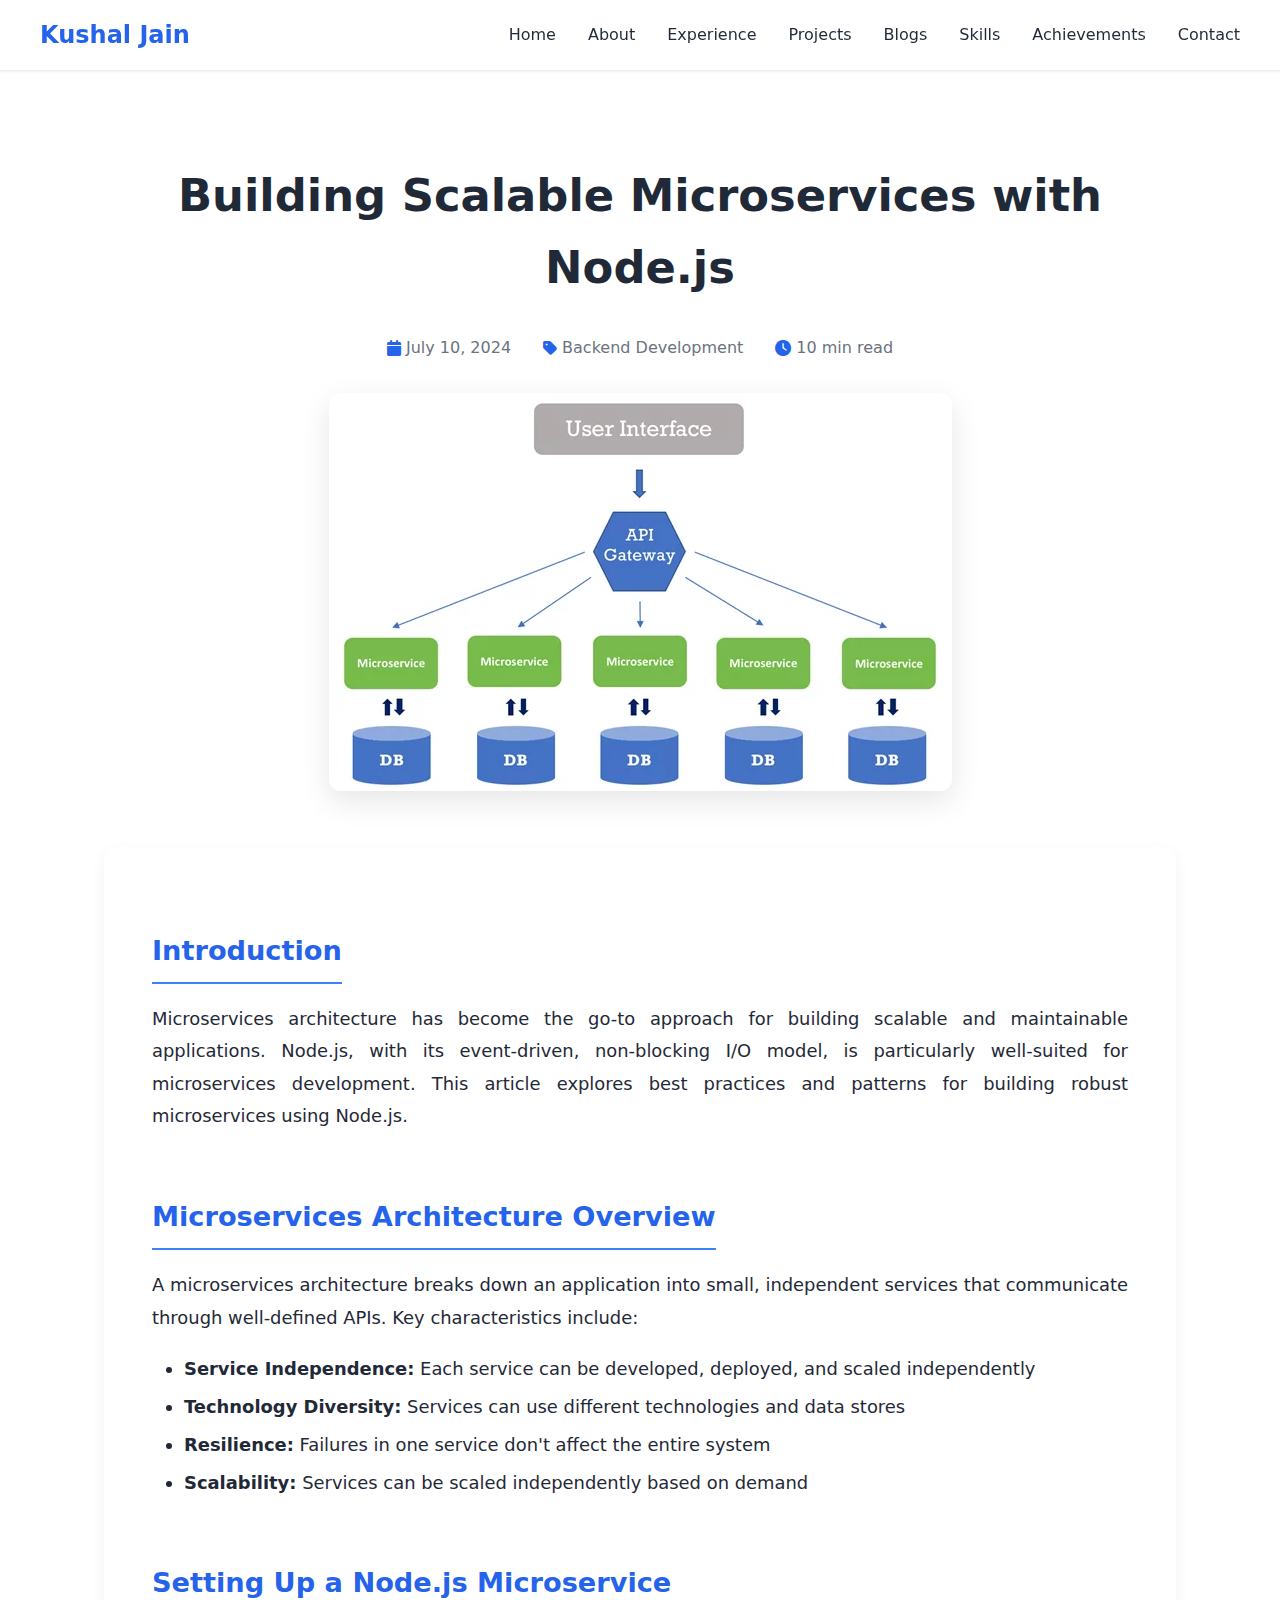
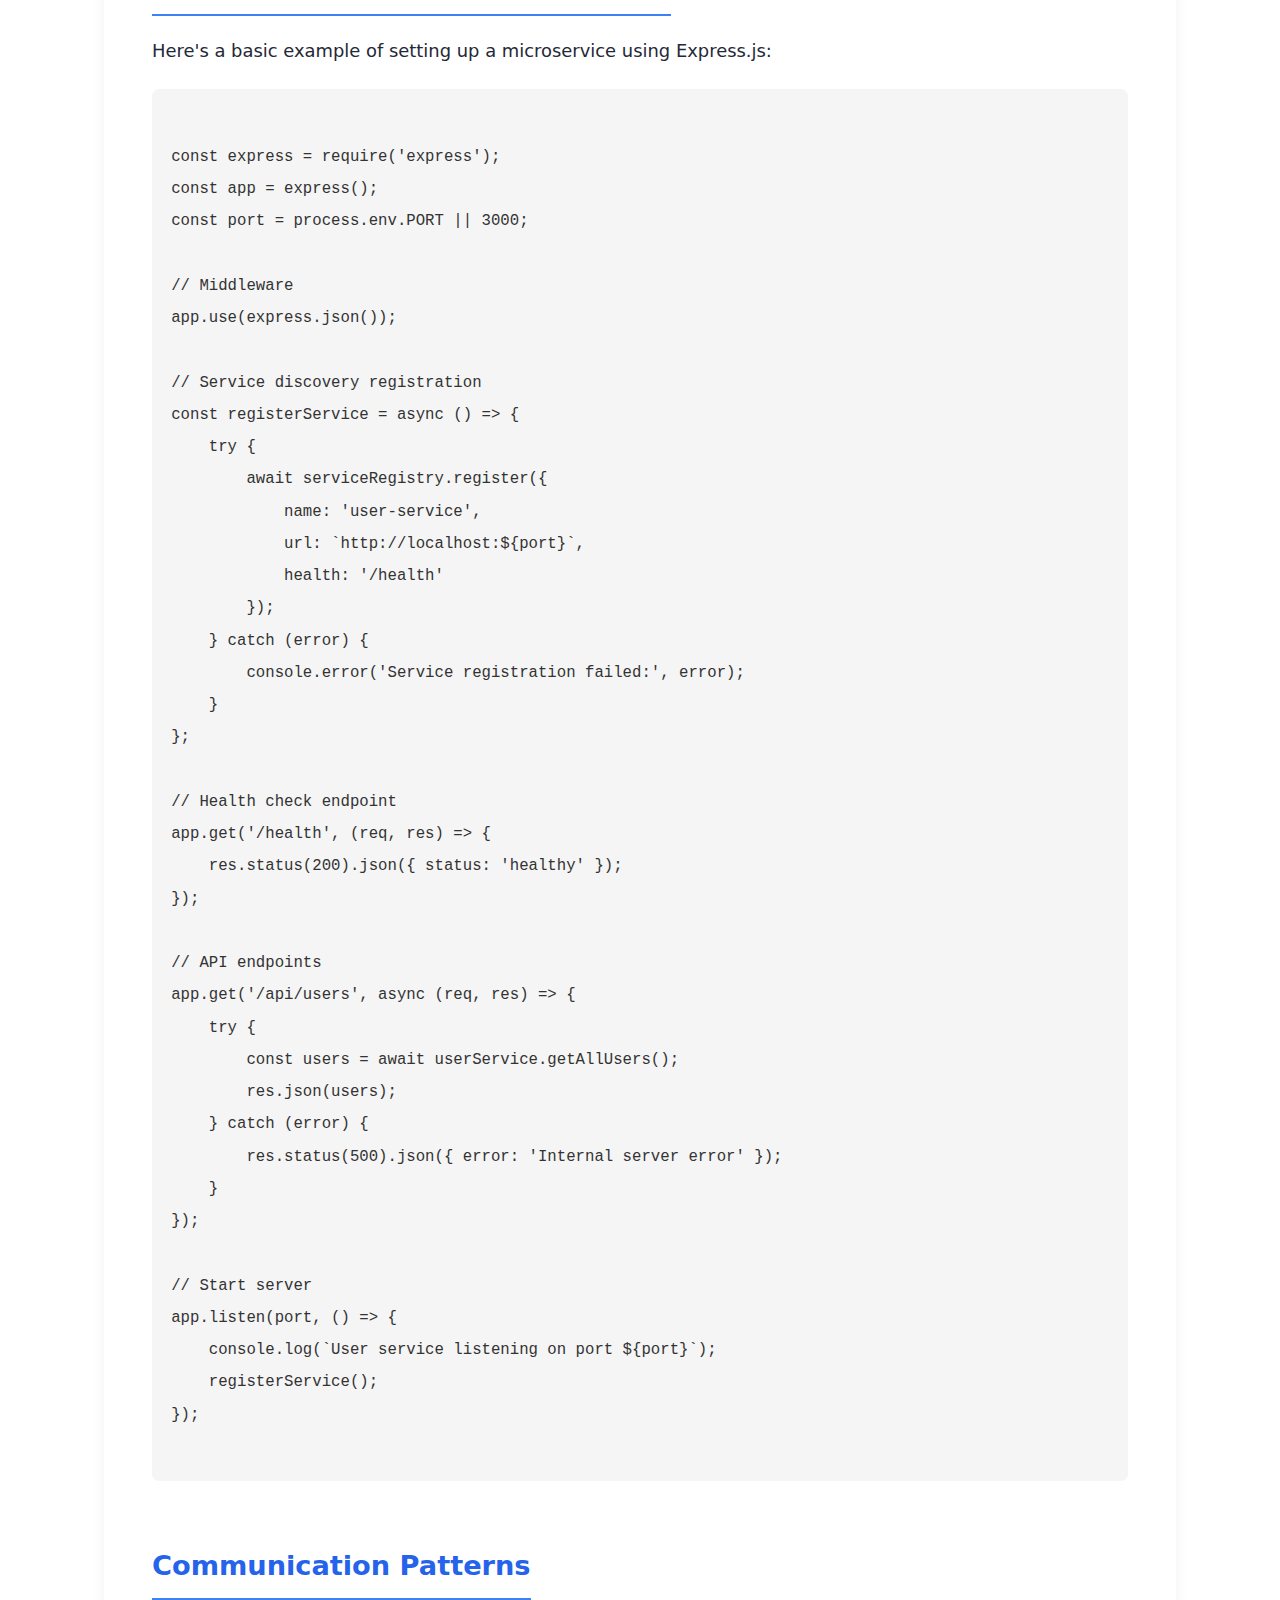
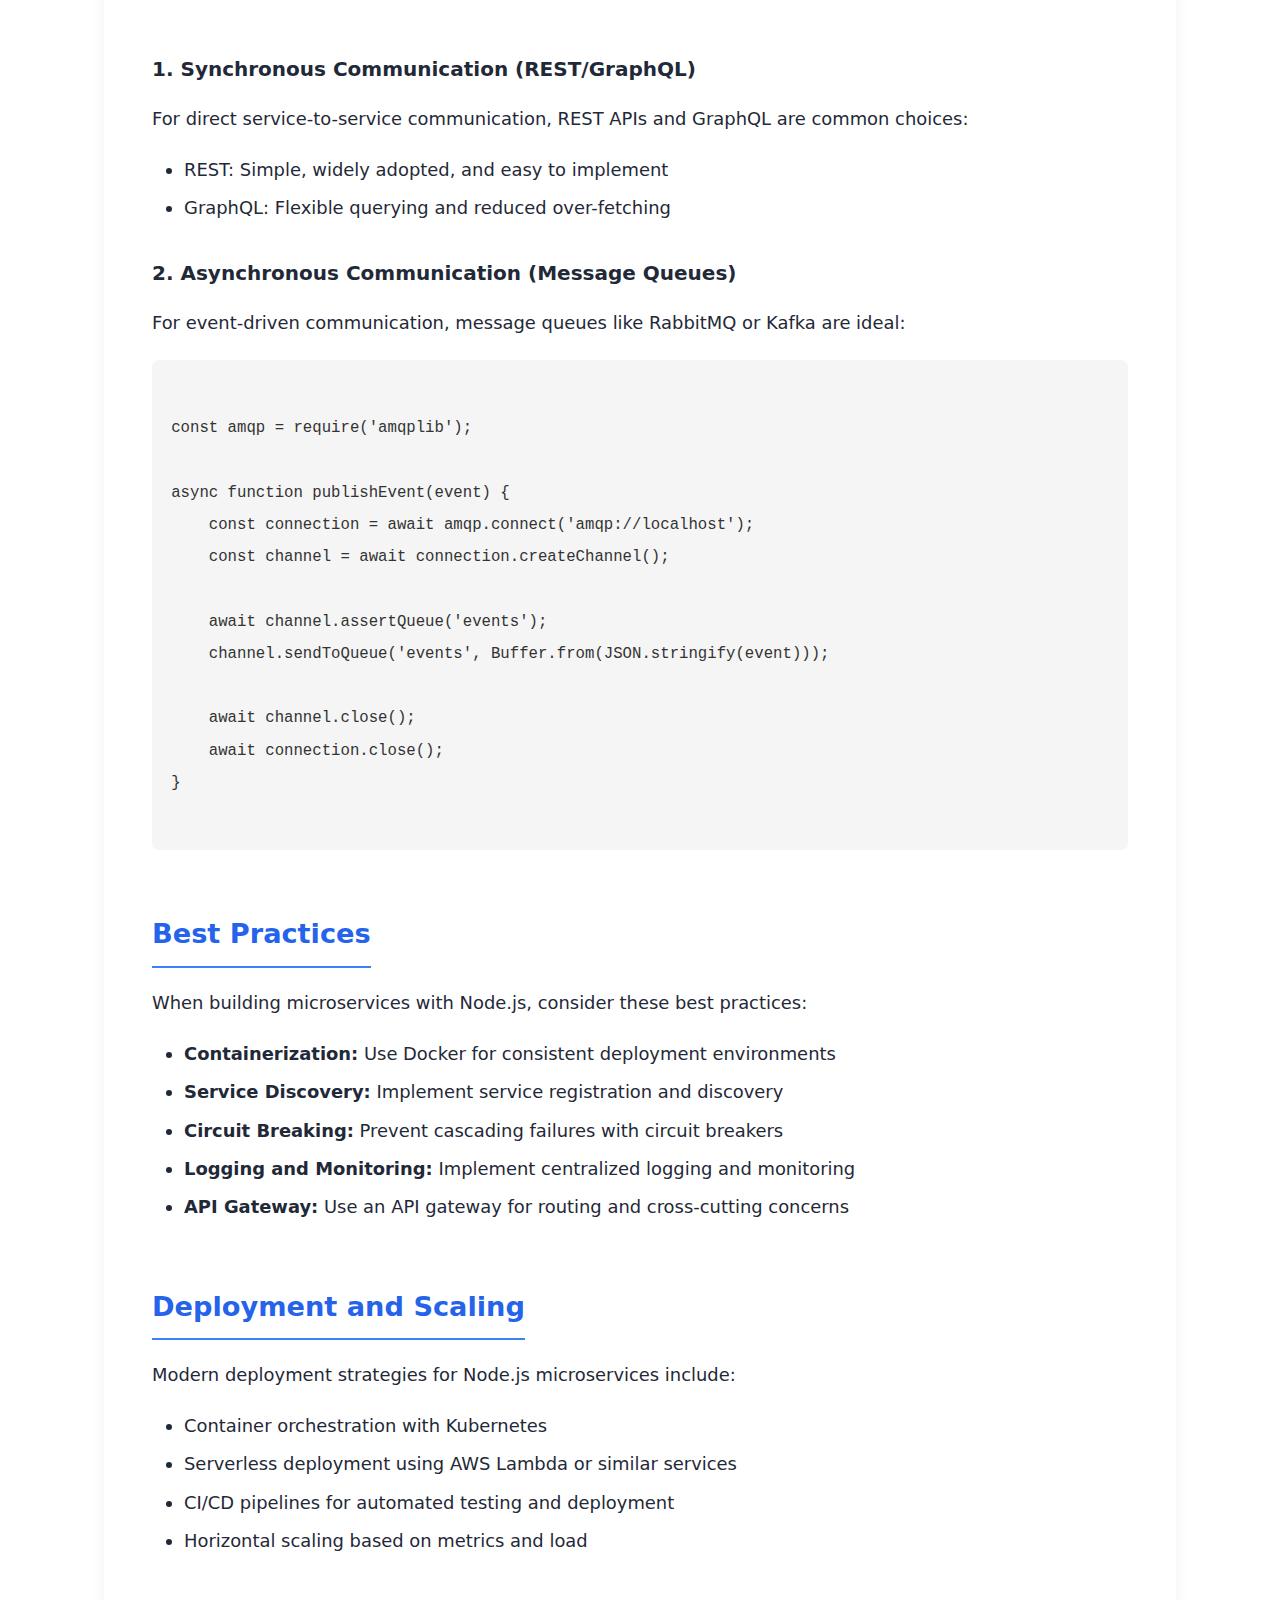
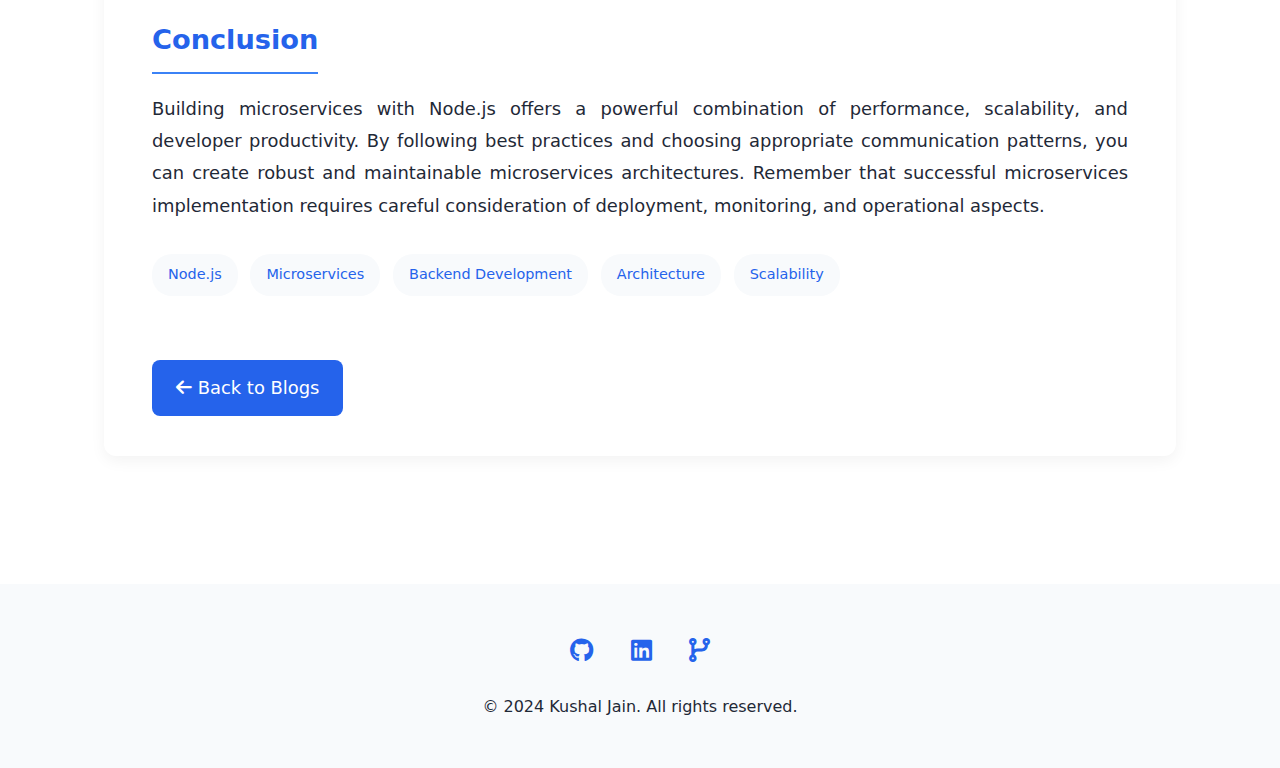
<file: blogs/nodejs-microservices.html>
<!DOCTYPE html>
<html lang="en">
<head>
    <meta charset="UTF-8">
    <meta name="viewport" content="width=device-width, initial-scale=1.0">
    <title>Building Scalable Microservices with Node.js - Kushal Jain</title>
    <link rel="stylesheet" href="../styles.css">
    <link rel="stylesheet" href="./blog-styles.css">
    <link rel="stylesheet" href="https://cdnjs.cloudflare.com/ajax/libs/font-awesome/6.0.0/css/all.min.css">
    <script src="../common.js"></script>
</head>
<body>
    <header>
        <nav>
            <div class="logo">Kushal Jain</div>
            <ul class="nav-links">
                <li><a href="../index.html#home">Home</a></li>
                <li><a href="../index.html#about">About</a></li>
                <li><a href="../index.html#experience">Experience</a></li>
                <li><a href="../index.html#projects">Projects</a></li>
                <li><a href="../index.html#blogs">Blogs</a></li>
                <li><a href="../index.html#skills">Skills</a></li>
                <li><a href="../index.html#achievements">Achievements</a></li>
                <li><a href="../index.html#contact">Contact</a></li>
            </ul>
        </nav>
    </header>

    <main>
        <div class="blog-detail">
            <h1>Building Scalable Microservices with Node.js</h1>
            <div class="blog-meta">
                <span><i class="fas fa-calendar"></i> July 10, 2024</span>
                <span><i class="fas fa-tag"></i> Backend Development</span>
                <span><i class="fas fa-clock"></i> 10 min read</span>
            </div>
            
            <div class="blog-hero">
                <img src="../images/nodejs-microservices.png" alt="Node.js Microservices Architecture" class="blog-hero-image">
            </div>
            
            <div class="blog-info">
                <div class="blog-detail-content">
                    <h2>Introduction</h2>
                    <p>Microservices architecture has become the go-to approach for building scalable and maintainable applications. Node.js, with its event-driven, non-blocking I/O model, is particularly well-suited for microservices development. This article explores best practices and patterns for building robust microservices using Node.js.</p>
                    
                    <h2>Microservices Architecture Overview</h2>
                    <p>A microservices architecture breaks down an application into small, independent services that communicate through well-defined APIs. Key characteristics include:</p>
                    <ul>
                        <li><strong>Service Independence:</strong> Each service can be developed, deployed, and scaled independently</li>
                        <li><strong>Technology Diversity:</strong> Services can use different technologies and data stores</li>
                        <li><strong>Resilience:</strong> Failures in one service don't affect the entire system</li>
                        <li><strong>Scalability:</strong> Services can be scaled independently based on demand</li>
                    </ul>
                    
                    <h2>Setting Up a Node.js Microservice</h2>
                    <p>Here's a basic example of setting up a microservice using Express.js:</p>
                    
                    <pre><code>
const express = require('express');
const app = express();
const port = process.env.PORT || 3000;

// Middleware
app.use(express.json());

// Service discovery registration
const registerService = async () => {
    try {
        await serviceRegistry.register({
            name: 'user-service',
            url: `http://localhost:${port}`,
            health: '/health'
        });
    } catch (error) {
        console.error('Service registration failed:', error);
    }
};

// Health check endpoint
app.get('/health', (req, res) => {
    res.status(200).json({ status: 'healthy' });
});

// API endpoints
app.get('/api/users', async (req, res) => {
    try {
        const users = await userService.getAllUsers();
        res.json(users);
    } catch (error) {
        res.status(500).json({ error: 'Internal server error' });
    }
});

// Start server
app.listen(port, () => {
    console.log(`User service listening on port ${port}`);
    registerService();
});
                    </code></pre>
                    
                    <h2>Communication Patterns</h2>
                    <h3>1. Synchronous Communication (REST/GraphQL)</h3>
                    <p>For direct service-to-service communication, REST APIs and GraphQL are common choices:</p>
                    <ul>
                        <li>REST: Simple, widely adopted, and easy to implement</li>
                        <li>GraphQL: Flexible querying and reduced over-fetching</li>
                    </ul>
                    
                    <h3>2. Asynchronous Communication (Message Queues)</h3>
                    <p>For event-driven communication, message queues like RabbitMQ or Kafka are ideal:</p>
                    <pre><code>
const amqp = require('amqplib');

async function publishEvent(event) {
    const connection = await amqp.connect('amqp://localhost');
    const channel = await connection.createChannel();
    
    await channel.assertQueue('events');
    channel.sendToQueue('events', Buffer.from(JSON.stringify(event)));
    
    await channel.close();
    await connection.close();
}
                    </code></pre>
                    
                    <h2>Best Practices</h2>
                    <p>When building microservices with Node.js, consider these best practices:</p>
                    <ul>
                        <li><strong>Containerization:</strong> Use Docker for consistent deployment environments</li>
                        <li><strong>Service Discovery:</strong> Implement service registration and discovery</li>
                        <li><strong>Circuit Breaking:</strong> Prevent cascading failures with circuit breakers</li>
                        <li><strong>Logging and Monitoring:</strong> Implement centralized logging and monitoring</li>
                        <li><strong>API Gateway:</strong> Use an API gateway for routing and cross-cutting concerns</li>
                    </ul>
                    
                    <h2>Deployment and Scaling</h2>
                    <p>Modern deployment strategies for Node.js microservices include:</p>
                    <ul>
                        <li>Container orchestration with Kubernetes</li>
                        <li>Serverless deployment using AWS Lambda or similar services</li>
                        <li>CI/CD pipelines for automated testing and deployment</li>
                        <li>Horizontal scaling based on metrics and load</li>
                    </ul>
                    
                    <h2>Conclusion</h2>
                    <p>Building microservices with Node.js offers a powerful combination of performance, scalability, and developer productivity. By following best practices and choosing appropriate communication patterns, you can create robust and maintainable microservices architectures. Remember that successful microservices implementation requires careful consideration of deployment, monitoring, and operational aspects.</p>
                    
                    <div class="blog-tags">
                        <span class="tag">Node.js</span>
                        <span class="tag">Microservices</span>
                        <span class="tag">Backend Development</span>
                        <span class="tag">Architecture</span>
                        <span class="tag">Scalability</span>
                    </div>
                    
                    <a href="../index.html#blogs" class="btn"><i class="fas fa-arrow-left"></i> Back to Blogs</a>
                </div>
            </div>
        </div>
    </main>

    <footer>
        <div class="footer-content">
            <div class="social-links">
                <a href="https://github.com/kushaljain0" target="_blank"><i class="fab fa-github"></i></a>
                <a href="https://www.linkedin.com/in/kushal-jain-1a03b11bb/" target="_blank"><i class="fab fa-linkedin"></i></a>
                <a href="https://codeforces.com/profile/monkedluffy" target="_blank"><i class="fas fa-code-branch"></i></a>
            </div>
            <p>&copy; 2024 Kushal Jain. All rights reserved.</p>
        </div>
    </footer>

    <script>
        document.addEventListener('DOMContentLoaded', function() {
            const header = document.querySelector('header');
            
            window.addEventListener('scroll', function() {
                if (window.scrollY > 100) {
                    header.classList.add('scrolled');
                } else {
                    header.classList.remove('scrolled');
                }
            });
        });
    </script>
</body>
</html>
</file>
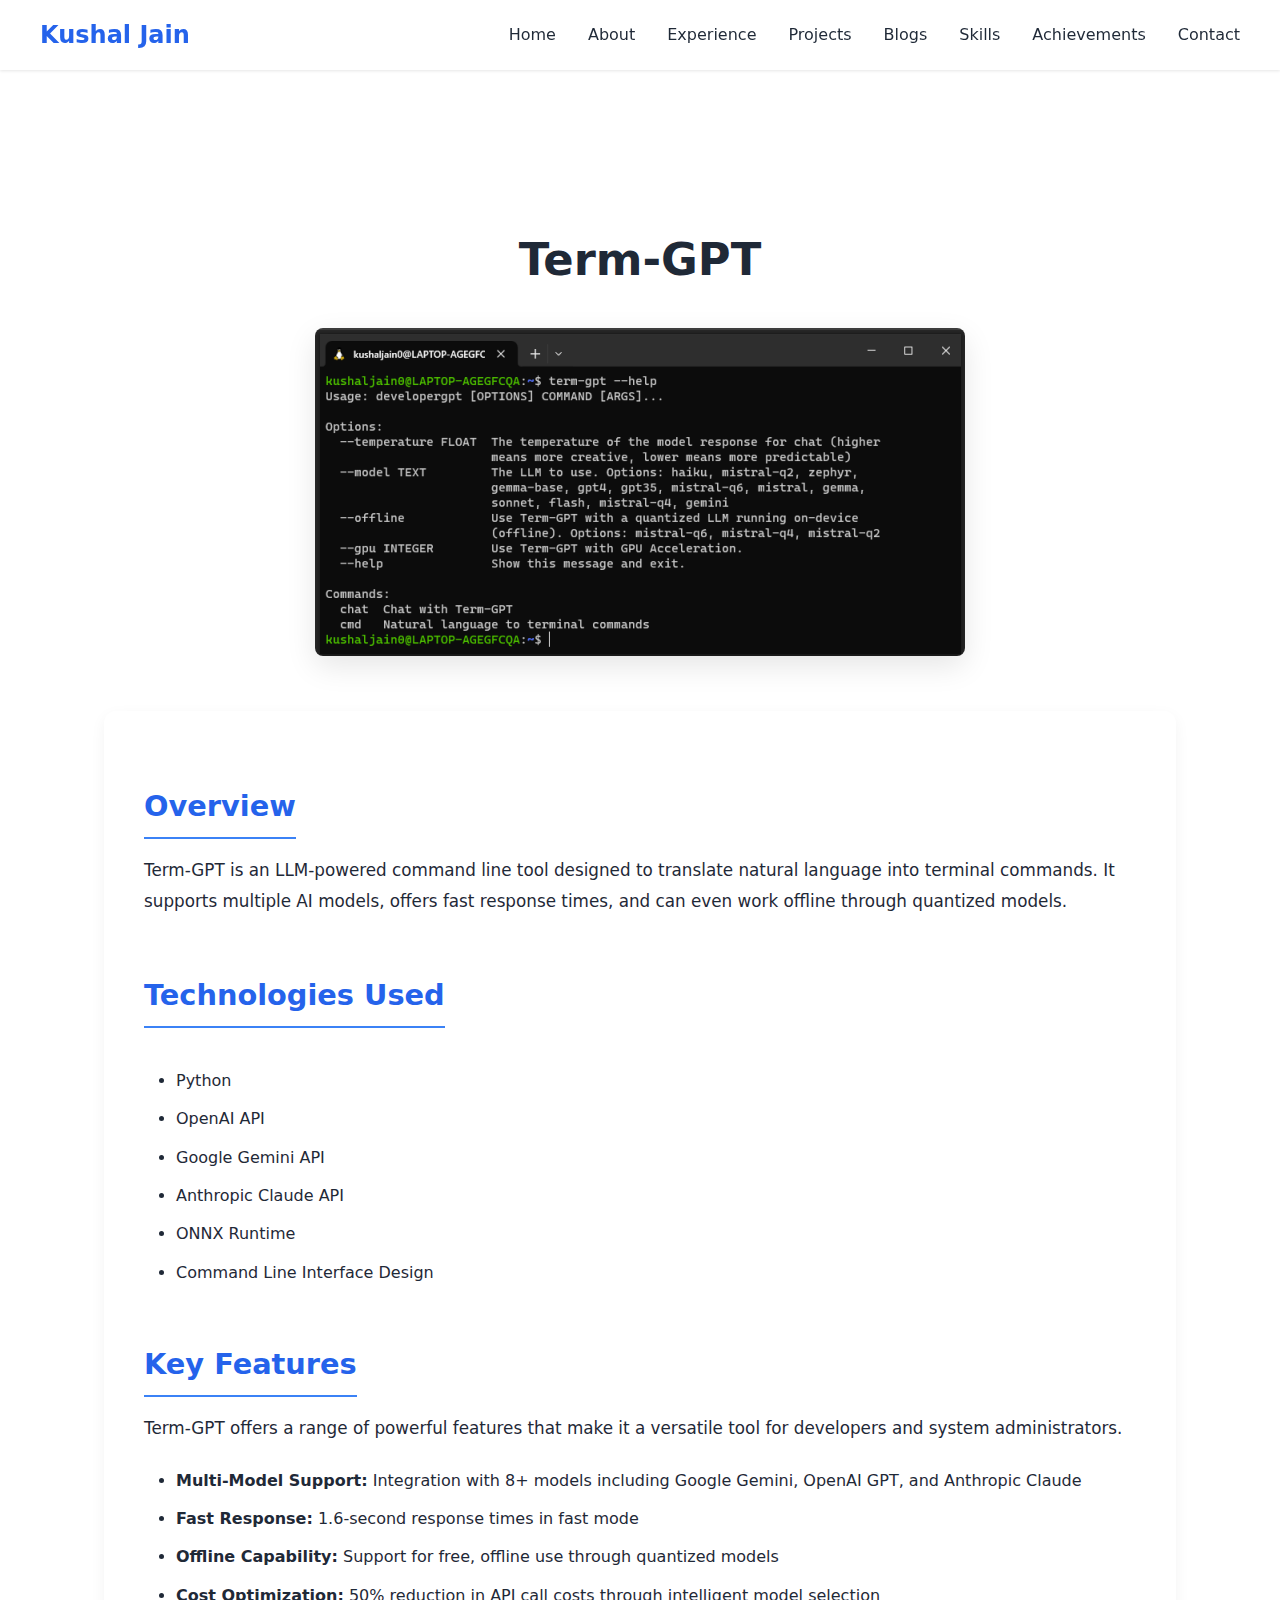
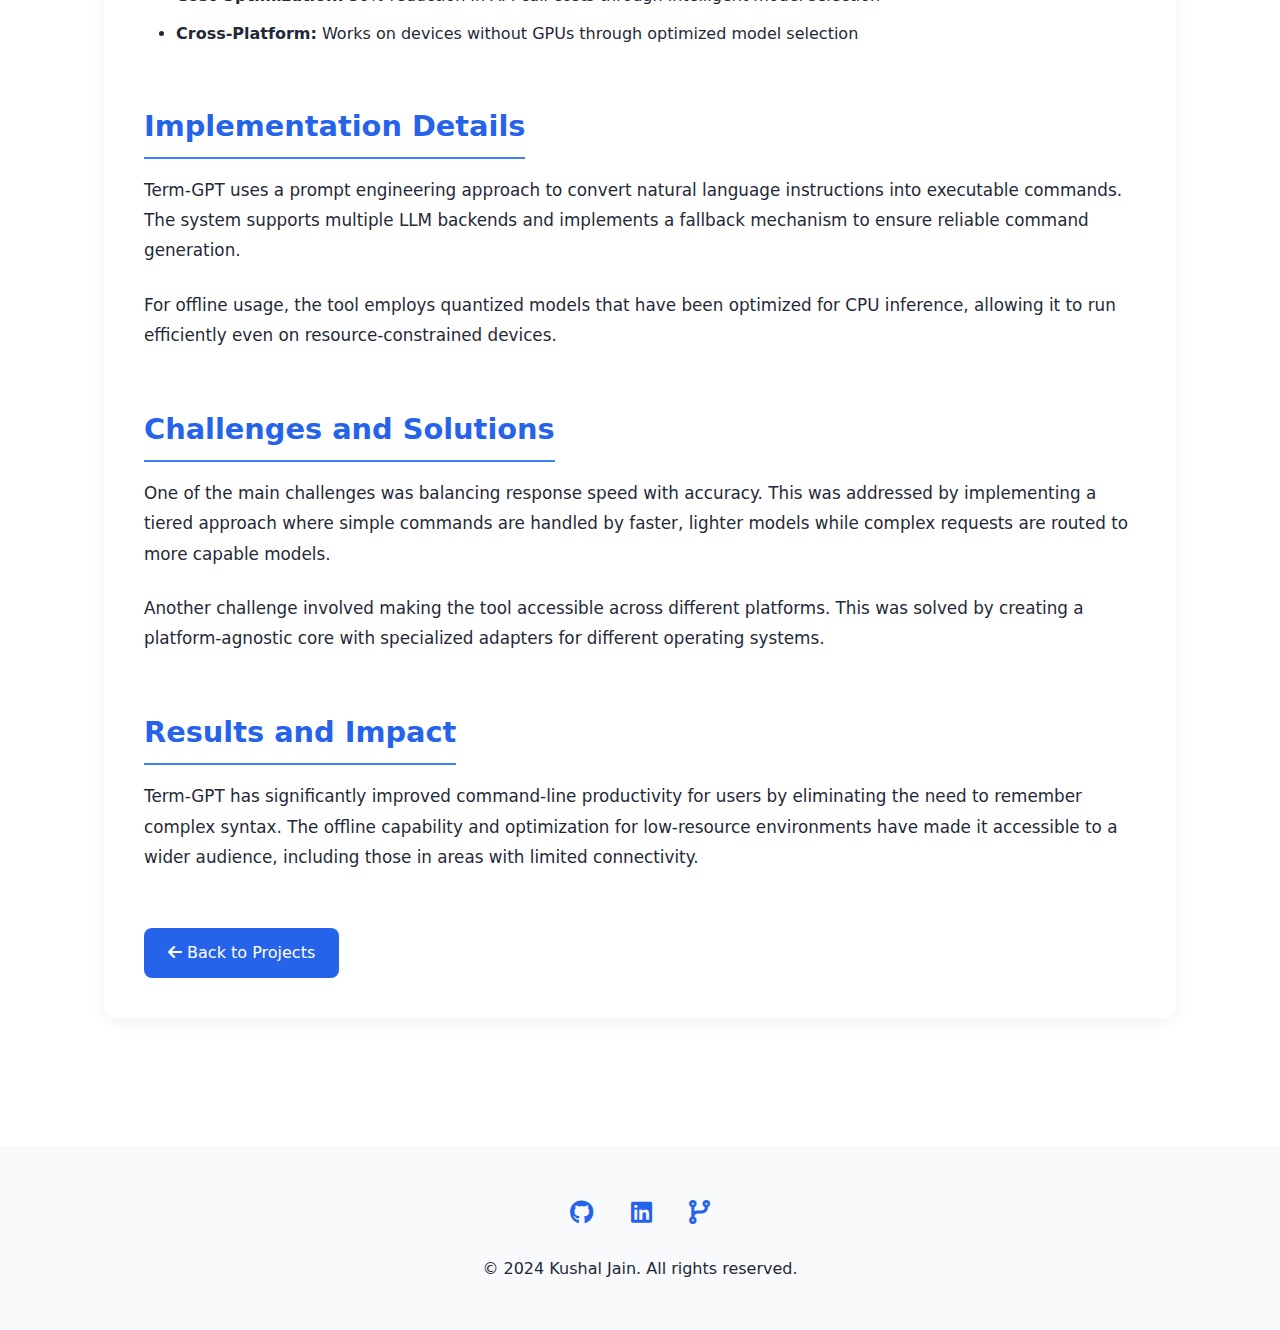
<file: projects/term-gpt.html>
<!DOCTYPE html>
<html lang="en">
<head>
    <meta charset="UTF-8">
    <meta name="viewport" content="width=device-width, initial-scale=1.0">
    <title>Term-GPT - Kushal Jain</title>
    <link rel="stylesheet" href="../styles.css">
    <link rel="stylesheet" href="./project-styles.css">
    <link rel="stylesheet" href="https://cdnjs.cloudflare.com/ajax/libs/font-awesome/6.0.0/css/all.min.css">
    <script src="../common.js"></script>
</head>
<body>
    <header>
        <nav>
            <div class="logo">Kushal Jain</div>
            <ul class="nav-links">
                <li><a href="../index.html#home">Home</a></li>
                <li><a href="../index.html#about">About</a></li>
                <li><a href="../index.html#experience">Experience</a></li>
                <li><a href="../index.html#projects">Projects</a></li>
                <li><a href="../index.html#blogs">Blogs</a></li>
                <li><a href="../index.html#skills">Skills</a></li>
                <li><a href="../index.html#achievements">Achievements</a></li>
                <li><a href="../index.html#contact">Contact</a></li>
            </ul>
        </nav>
    </header>

    <main>
        <div class="project-detail">
            <h1>Term-GPT</h1>
            
            <div class="project-hero">
                <img src="../images/term-gpt.png" alt="Term-GPT Screenshot" class="project-hero-image">
            </div>
            
            <div class="project-info">
                <div class="project-description">
                    <h2>Overview</h2>
                    <p>Term-GPT is an LLM-powered command line tool designed to translate natural language into terminal commands. It supports multiple AI models, offers fast response times, and can even work offline through quantized models.</p>
                    
                    <h2>Technologies Used</h2>
                    <ul>
                        <li>Python</li>
                        <li>OpenAI API</li>
                        <li>Google Gemini API</li>
                        <li>Anthropic Claude API</li>
                        <li>ONNX Runtime</li>
                        <li>Command Line Interface Design</li>
                    </ul>
                    
                    <h2>Key Features</h2>
                    <p>Term-GPT offers a range of powerful features that make it a versatile tool for developers and system administrators.</p>
                    <ul>
                        <li><strong>Multi-Model Support:</strong> Integration with 8+ models including Google Gemini, OpenAI GPT, and Anthropic Claude</li>
                        <li><strong>Fast Response:</strong> 1.6-second response times in fast mode</li>
                        <li><strong>Offline Capability:</strong> Support for free, offline use through quantized models</li>
                        <li><strong>Cost Optimization:</strong> 50% reduction in API call costs through intelligent model selection</li>
                        <li><strong>Cross-Platform:</strong> Works on devices without GPUs through optimized model selection</li>
                    </ul>
                    
                    <h2>Implementation Details</h2>
                    <p>Term-GPT uses a prompt engineering approach to convert natural language instructions into executable commands. The system supports multiple LLM backends and implements a fallback mechanism to ensure reliable command generation.</p>
                    
                    <p>For offline usage, the tool employs quantized models that have been optimized for CPU inference, allowing it to run efficiently even on resource-constrained devices.</p>
                    
                    <h2>Challenges and Solutions</h2>
                    <p>One of the main challenges was balancing response speed with accuracy. This was addressed by implementing a tiered approach where simple commands are handled by faster, lighter models while complex requests are routed to more capable models.</p>
                    
                    <p>Another challenge involved making the tool accessible across different platforms. This was solved by creating a platform-agnostic core with specialized adapters for different operating systems.</p>
                    
                    <h2>Results and Impact</h2>
                    <p>Term-GPT has significantly improved command-line productivity for users by eliminating the need to remember complex syntax. The offline capability and optimization for low-resource environments have made it accessible to a wider audience, including those in areas with limited connectivity.</p>
                    
                    <a href="../index.html#projects" class="btn"><i class="fas fa-arrow-left"></i> Back to Projects</a>
                </div>
            </div>
        </div>
    </main>

    <footer>
        <div class="footer-content">
            <div class="social-links">
                <a href="https://github.com/kushaljain0" target="_blank"><i class="fab fa-github"></i></a>
                <a href="https://www.linkedin.com/in/kushal-jain-1a03b11bb/" target="_blank"><i class="fab fa-linkedin"></i></a>
                <a href="https://codeforces.com/profile/monkedluffy" target="_blank"><i class="fas fa-code-branch"></i></a>
            </div>
            <p>&copy; 2024 Kushal Jain. All rights reserved.</p>
        </div>
    </footer>
    
    <script>
        document.addEventListener('DOMContentLoaded', function() {
            const header = document.querySelector('header');
            
            window.addEventListener('scroll', function() {
                if (window.scrollY > 100) {
                    header.classList.add('scrolled');
                } else {
                    header.classList.remove('scrolled');
                }
            });
        });
    </script>
</body>
</html>
</file>
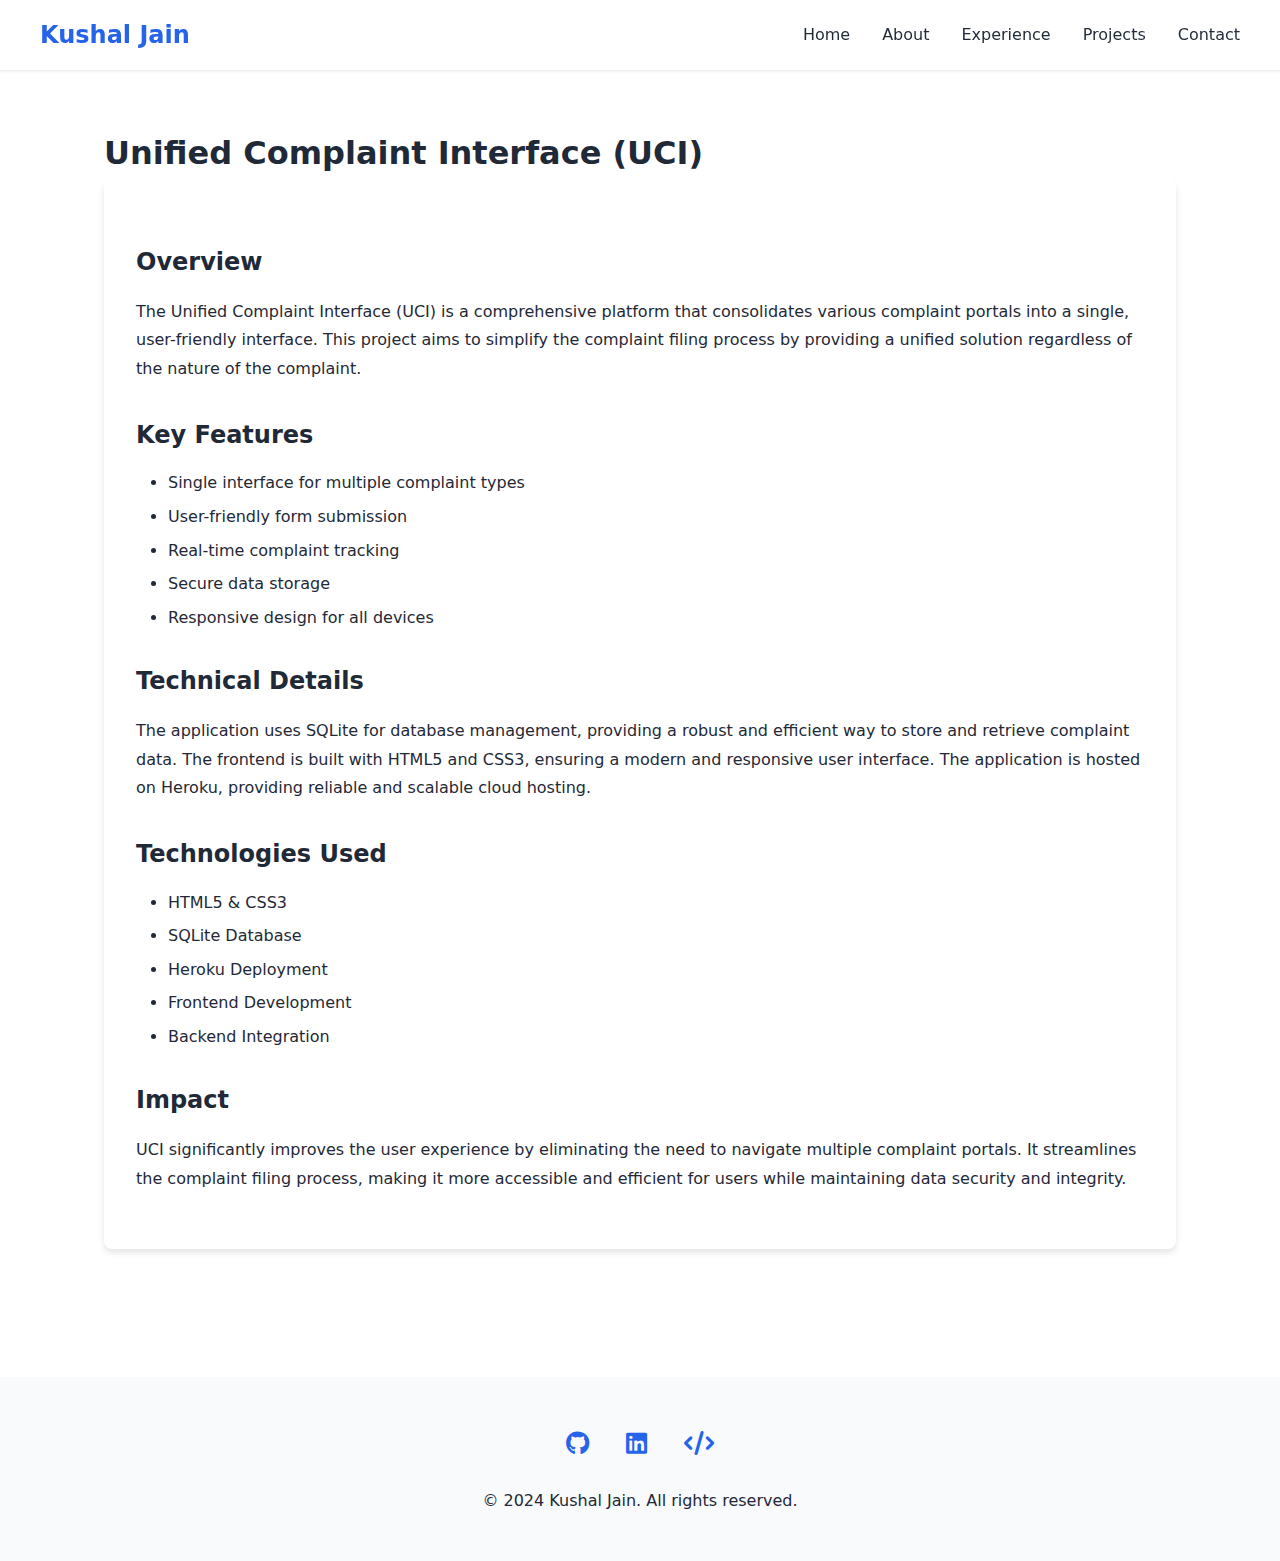
<file: projects/uci.html>
<!DOCTYPE html>
<html lang="en">
<head>
    <meta charset="UTF-8">
    <meta name="viewport" content="width=device-width, initial-scale=1.0">
    <title>Unified Complaint Interface - Kushal Jain</title>
    <link rel="stylesheet" href="../styles.css">
    <link rel="stylesheet" href="https://cdnjs.cloudflare.com/ajax/libs/font-awesome/6.0.0/css/all.min.css">
</head>
<body>
    <header>
        <nav>
            <div class="logo">Kushal Jain</div>
            <ul class="nav-links">
                <li><a href="../index.html#home">Home</a></li>
                <li><a href="../index.html#about">About</a></li>
                <li><a href="../index.html#experience">Experience</a></li>
                <li><a href="../index.html#projects">Projects</a></li>
                <li><a href="../index.html#contact">Contact</a></li>
            </ul>
        </nav>
    </header>

    <main>
        <section class="project-detail">
            <h1>Unified Complaint Interface (UCI)</h1>
            <div class="project-info">
                <div class="project-description">
                    <h2>Overview</h2>
                    <p>The Unified Complaint Interface (UCI) is a comprehensive platform that consolidates various complaint portals into a single, user-friendly interface. This project aims to simplify the complaint filing process by providing a unified solution regardless of the nature of the complaint.</p>
                    
                    <h2>Key Features</h2>
                    <ul>
                        <li>Single interface for multiple complaint types</li>
                        <li>User-friendly form submission</li>
                        <li>Real-time complaint tracking</li>
                        <li>Secure data storage</li>
                        <li>Responsive design for all devices</li>
                    </ul>

                    <h2>Technical Details</h2>
                    <p>The application uses SQLite for database management, providing a robust and efficient way to store and retrieve complaint data. The frontend is built with HTML5 and CSS3, ensuring a modern and responsive user interface. The application is hosted on Heroku, providing reliable and scalable cloud hosting.</p>

                    <h2>Technologies Used</h2>
                    <ul>
                        <li>HTML5 & CSS3</li>
                        <li>SQLite Database</li>
                        <li>Heroku Deployment</li>
                        <li>Frontend Development</li>
                        <li>Backend Integration</li>
                    </ul>

                    <h2>Impact</h2>
                    <p>UCI significantly improves the user experience by eliminating the need to navigate multiple complaint portals. It streamlines the complaint filing process, making it more accessible and efficient for users while maintaining data security and integrity.</p>
                </div>
            </div>
        </section>
    </main>

    <footer>
        <div class="footer-content">
            <div class="social-links">
                <a href="https://github.com/kushaljain0" target="_blank"><i class="fab fa-github"></i></a>
                <a href="https://www.linkedin.com/in/kushaljain0" target="_blank"><i class="fab fa-linkedin"></i></a>
                <a href="https://codeforces.com/profile/kushaljain0" target="_blank"><i class="fas fa-code"></i></a>
            </div>
            <p>&copy; 2024 Kushal Jain. All rights reserved.</p>
        </div>
    </footer>
</body>
</html>
</file>
<file: blogs/blog-styles.css>
/* Blog-specific styles */
.blog-container {
    max-width: 900px;
    margin: 0 auto;
    padding-top: 7rem; /* space for fixed header */
}

.blog-header {
    text-align: center;
    margin-bottom: 2.5rem;
    border-bottom: 1px solid #eee;
    padding-bottom: 1.5rem;
}

.blog-title {
    font-size: 2.8rem;
    font-weight: 800;
    color: #222;
    margin-bottom: 1rem;
}

.blog-meta {
    color: #6b7280;
    font-size: 1rem;
    margin-bottom: 1.5rem;
    display: flex;
    justify-content: center;
    gap: 2rem;
    flex-wrap: wrap;
}

.blog-meta span {
    display: flex;
    align-items: center;
    gap: 5px;
}

.blog-meta i {
    color: var(--primary-color);
}

.blog-featured-image {
    width: 100%;
    max-height: 400px;
    object-fit: cover;
    border-radius: 8px;
    margin-bottom: 2rem;
    box-shadow: 0 4px 20px rgba(0,0,0,0.08);
}

/* Header spacer to prevent content overlap */
.header-spacer {
    height: 100px;
    width: 100%;
}

/* Fix for main content margin to avoid header overlap */
main {
    margin-top: 0;
    padding-top: 2rem;
}

/* Blog detail styles */
.blog-detail {
    max-width: 1200px;
    margin: 6rem auto 0;
    padding: 2rem;
}

.blog-detail h1 {
    font-size: 2.8rem;
    color: var(--text-color);
    margin-bottom: 2rem;
    text-align: center;
}

.blog-hero {
    width: 100%;
    margin: 2rem 0;
    text-align: center;
}

.blog-hero-image {
    max-width: 100%;
    height: auto;
    max-height: 500px;
    object-fit: cover;
    border-radius: 12px;
    box-shadow: 0 10px 30px rgba(0, 0, 0, 0.1);
}

.blog-info {
    background: var(--background);
    border-radius: 12px;
    padding: 2.5rem;
    padding-bottom: 2.5rem;
    box-shadow: 0 5px 15px rgba(0, 0, 0, 0.05);
    margin-top: 3rem;
}

.blog-content h2 {
    color: var(--primary-color);
    margin: 2.5rem 0 1.2rem;
    font-size: 1.8rem;
    border-bottom: 2px solid var(--accent-color);
    padding-bottom: 0.5rem;
    display: inline-block;
}

.blog-content h3 {
    color: var(--text-color);
    margin: 2rem 0 1rem;
    font-size: 1.4rem;
}

.blog-content p {
    margin-bottom: 1.5rem;
    line-height: 1.8;
    color: var(--text-color);
    font-size: 1.05rem;
    text-align: justify;
}

.blog-content ul {
    margin: 1.5rem 0;
    padding-left: 2rem;
}

.blog-content li {
    margin-bottom: 0.8rem;
    line-height: 1.6;
    color: var(--text-color);
}

.blog-content pre {
    background: #f5f5f5;
    padding: 1.5rem;
    border-radius: 8px;
    overflow-x: auto;
    margin: 1.5rem 0;
}

.blog-content code {
    font-family: 'Consolas', 'Monaco', monospace;
    font-size: 0.9rem;
    color: #333;
}

.blog-tags {
    margin: 2rem 0;
    display: flex;
    flex-wrap: wrap;
    gap: 0.8rem;
}

.tag {
    background: var(--section-bg);
    color: var(--primary-color);
    padding: 0.5rem 1rem;
    border-radius: 20px;
    font-size: 0.9rem;
    font-weight: 500;
    transition: all 0.3s ease;
}

.tag:hover {
    background: var(--primary-color);
    color: white;
    transform: translateY(-2px);
}

.blog-content .btn {
    margin-top: 2rem;
    display: inline-block;
}

/* Responsive adjustments */
@media (max-width: 768px) {
    .blog-container {
        padding-top: 5.5rem;
        padding-left: 1rem;
        padding-right: 1rem;
    }
    .blog-title {
        font-size: 2rem;
    }
    .blog-detail {
        padding: 1.5rem;
        margin-top: 4.5rem;
    }
    
    .blog-detail h1 {
        font-size: 2.2rem;
    }
    
    .blog-meta {
        gap: 1rem;
        font-size: 0.9rem;
    }
    
    .blog-info {
        padding: 1.5rem;
    }
    
    .blog-content h2 {
        font-size: 1.5rem;
    }
    
    .blog-content h3 {
        font-size: 1.2rem;
    }
    
    .blog-content p {
        font-size: 1rem;
    }
    
    .blog-hero-image {
        max-height: 300px;
    }
    
    main {
        padding-top: 2rem;
    }
}

/* Blog detail content styles */
.blog-detail-content {
    font-size: 1.12rem;
    color: var(--text-color, #222);
    line-height: 1.8;
    padding: 0 0.5rem;
}

.blog-detail-content h2 {
    color: var(--primary-color, #2563eb);
    margin: 2.5rem 0 1.2rem;
    font-size: 1.7rem;
    border-bottom: 2px solid var(--accent-color, #2563eb33);
    padding-bottom: 0.4rem;
    display: inline-block;
}

.blog-detail-content h3 {
    color: var(--text-color, #222);
    margin: 2rem 0 1rem;
    font-size: 1.25rem;
}

.blog-detail-content p {
    margin-bottom: 1.3rem;
    text-align: justify;
}

.blog-detail-content ul, .blog-detail-content ol {
    margin: 1.3rem 0;
    padding-left: 2rem;
}

.blog-detail-content li {
    margin-bottom: 0.6rem;
    line-height: 1.6;
}

.blog-detail-content pre {
    background: #f5f5f5;
    padding: 1.2rem;
    border-radius: 7px;
    overflow-x: auto;
    margin: 1.3rem 0;
}

.blog-detail-content code {
    font-family: 'Consolas', 'Monaco', monospace;
    font-size: 0.98rem;
    background: #f5f5f5;
    padding: 0.2rem 0.4rem;
    border-radius: 3px;
    color: #333;
}

.blog-detail-content .btn {
    margin-top: 2rem;
    display: inline-block;
}
</file>
<file: projects/project-styles.css>
.project-detail {
    max-width: 1200px;
    margin: 6rem auto 0;
    padding: 2rem;
}

.project-detail h1 {
    font-size: 2.8rem;
    color: var(--text-color);
    margin-bottom: 2rem;
    text-align: center;
}

.project-hero {
    width: 100%;
    margin: 2rem 0;
    text-align: center;
}

.project-hero-image {
    max-width: 100%;
    height: auto;
    border-radius: 8px;
    box-shadow: 0 10px 30px rgba(0, 0, 0, 0.1);
}

.project-info {
    background: var(--background);
    border-radius: 12px;
    padding: 2.5rem;
    box-shadow: 0 5px 15px rgba(0, 0, 0, 0.05);
    margin-top: 3rem;
}

.project-description h2 {
    color: var(--primary-color);
    margin: 2rem 0 1rem;
    font-size: 1.8rem;
    border-bottom: 2px solid var(--accent-color);
    padding-bottom: 0.5rem;
    display: inline-block;
}

.project-description p {
    margin-bottom: 1.5rem;
    line-height: 1.8;
    color: var(--text-color);
    font-size: 1.05rem;
}

.project-description ul {
    margin: 1.5rem 0;
    padding-left: 2rem;
}

.project-description li {
    margin-bottom: 0.8rem;
    line-height: 1.6;
}

.project-description .btn {
    margin-top: 2rem;
    display: inline-block;
}

.project-demo {
    margin-top: 3rem;
    text-align: center;
    background: var(--section-bg);
    padding: 2rem;
    border-radius: 12px;
    box-shadow: 0 5px 15px rgba(0, 0, 0, 0.05);
}

.project-demo h3 {
    color: var(--primary-color);
    margin-bottom: 1.5rem;
    font-size: 1.5rem;
}

.project-demo-gif {
    max-width: 100%;
    height: auto;
    border-radius: 8px;
    box-shadow: 0 4px 6px rgba(0, 0, 0, 0.1);
    margin-bottom: 1rem;
}

.demo-caption {
    color: var(--light-text);
    font-size: 0.95rem;
    font-style: italic;
}

.project-links {
    display: flex;
    gap: 1rem;
    margin-top: 2rem;
    flex-wrap: wrap;
}

.project-links .btn {
    display: inline-flex;
    align-items: center;
    gap: 0.5rem;
    margin: 0;
}

.project-links .btn i {
    font-size: 1.1rem;
}

/* Responsive adjustments */
@media (max-width: 768px) {
    .project-detail {
        padding: 1.5rem;
        margin-top: 4.5rem;
    }
    
    .project-detail h1 {
        font-size: 2.2rem;
    }
    
    .project-info {
        padding: 1.5rem;
    }
    
    .project-description h2 {
        font-size: 1.5rem;
    }
    
    .project-demo {
        padding: 1.5rem;
        margin-top: 2rem;
    }
    
    .project-demo h3 {
        font-size: 1.3rem;
    }
    
    .project-links {
        flex-direction: column;
        gap: 0.75rem;
    }
    
    .project-links .btn {
        width: 100%;
        justify-content: center;
    }
}
</file>
<file: styles.css>
/* Minimal Reset */
* {
    margin: 0;
    padding: 0;
    box-sizing: border-box;
}

:root {
    --primary-color: #2563eb;
    --secondary-color: #1e40af;
    --accent-color: #3b82f6;
    --text-color: #1f2937;
    --light-text: #6b7280;
    --background: #ffffff;
    --section-bg: #f8fafc;
}

body {
    font-family: 'Inter', system-ui, -apple-system, sans-serif;
    line-height: 1.6;
    color: var(--text-color);
    background-color: var(--background);
}

/* Header */
header {
    padding: 1rem;
    background: rgba(255, 255, 255, 0.95);
    backdrop-filter: blur(10px);
    box-shadow: 0 1px 3px rgba(0,0,0,0.1);
    position: fixed;
    width: 100%;
    top: 0;
    z-index: 1000;
}

nav {
    max-width: 1200px;
    margin: 0 auto;
    display: flex;
    justify-content: space-between;
    align-items: center;
}

.logo {
    font-weight: 700;
    font-size: 1.5rem;
    color: var(--primary-color);
}

.nav-links {
    display: flex;
    list-style: none;
    gap: 2rem;
}

.nav-links a {
    text-decoration: none;
    color: var(--text-color);
    font-weight: 500;
    transition: color 0.3s ease;
}

.nav-links a:hover {
    color: var(--primary-color);
}

/* Main Content */
main {
    margin-top: 4rem;
    padding: 2rem;
    max-width: 1200px;
    margin: 4rem auto 0;
}

section {
    margin-bottom: 4rem;
    scroll-margin-top: 5rem;
}

/* Hero Section */
.hero {
    text-align: center;
    padding: 8rem 0 4rem;
    background: linear-gradient(135deg, var(--section-bg) 0%, var(--background) 100%);
    position: relative;
    overflow: hidden;
    scroll-margin-top: 0;
}

.hero::before {
    content: '';
    position: absolute;
    top: 0;
    left: 0;
    right: 0;
    bottom: 0;
    background: url('data:image/svg+xml,<svg width="20" height="20" viewBox="0 0 20 20" xmlns="http://www.w3.org/2000/svg"><rect width="1" height="1" fill="%232563eb" opacity="0.1"/></svg>');
    opacity: 0.1;
}

.hero-content {
    position: relative;
    z-index: 1;
    max-width: 800px;
    margin: 0 auto;
}

.hero h1 {
    font-size: 3.5rem;
    margin-bottom: 1rem;
    background: linear-gradient(135deg, var(--primary-color), var(--secondary-color));
    -webkit-background-clip: text;
    -webkit-text-fill-color: transparent;
    font-weight: 800;
}

.hero .subtitle {
    font-size: 1.25rem;
    color: var(--light-text);
    margin-bottom: 2rem;
}

.motto {
    margin-top: 3rem;
    padding: 2rem;
    background: rgba(255, 255, 255, 0.9);
    border-radius: 1rem;
    box-shadow: 0 4px 6px rgba(0, 0, 0, 0.1);
    transform: translateY(0);
    transition: all 0.3s ease;
    border: 2px solid transparent;
    position: relative;
    overflow: hidden;
}

.motto::before {
    content: '';
    position: absolute;
    top: 0;
    left: 0;
    right: 0;
    bottom: 0;
    background: linear-gradient(45deg, var(--primary-color), var(--accent-color));
    opacity: 0;
    transition: opacity 0.3s ease;
    z-index: 0;
}

.motto:hover {
    transform: translateY(-5px);
    border-color: var(--primary-color);
}

.motto:hover::before {
    opacity: 0.05;
}

.motto h2 {
    font-size: 2rem;
    color: var(--primary-color);
    margin-bottom: 0.5rem;
    position: relative;
    z-index: 1;
}

.motto-description {
    color: var(--light-text);
    font-size: 1.1rem;
    position: relative;
    z-index: 1;
}

.philosophy {
    margin-top: 2rem;
    padding-top: 2rem;
    border-top: 2px solid var(--accent-color);
    position: relative;
}

.philosophy::before {
    content: '💡';
    position: absolute;
    top: -1rem;
    left: 50%;
    transform: translateX(-50%);
    background: var(--background);
    padding: 0 1rem;
    font-size: 1.5rem;
}

.philosophy h3 {
    color: var(--primary-color);
    margin-bottom: 1rem;
    text-align: center;
}

/* Experience Section */
.experience-grid {
    display: grid;
    gap: 2rem;
    margin-top: 2rem;
}

.experience-card {
    background: var(--section-bg);
    border-radius: 1rem;
    padding: 2rem;
    box-shadow: 0 4px 6px rgba(0, 0, 0, 0.1);
    transition: transform 0.3s ease;
}

.experience-card:hover {
    transform: translateY(-5px);
}

.experience-card h3 {
    color: var(--primary-color);
    margin-bottom: 0.5rem;
}

.experience-card .date {
    color: var(--light-text);
    margin-bottom: 1rem;
    font-weight: 500;
}

/* Projects Section */
.project-grid {
    display: grid;
    grid-template-columns: repeat(auto-fit, minmax(300px, 1fr));
    gap: 2rem;
    margin-top: 2rem;
    align-items: stretch;
}

.project-card {
    background: var(--section-bg);
    border-radius: 1rem;
    overflow: hidden;
    box-shadow: 0 4px 6px rgba(0, 0, 0, 0.1);
    transition: transform 0.3s ease;
    display: flex;
    flex-direction: column;
    height: 100%;
}

.project-card:hover {
    transform: translateY(-5px);
    box-shadow: 0 8px 12px rgba(0, 0, 0, 0.15);
}

.project-image {
    width: 100%;
    height: 200px;
    object-fit: cover;
    transition: transform 0.3s ease;
}

.project-card:hover .project-image {
    transform: scale(1.05);
}

.project-card h3 {
    color: var(--primary-color);
    margin: 1.5rem 1.5rem 0.75rem;
    font-size: 1.5rem;
}

.project-card p {
    padding: 0 1.5rem;
    color: var(--light-text);
    margin-bottom: 1rem;
    flex-grow: 1;
}

.project-card .btn {
    margin: 0 1.5rem 1.5rem;
    align-self: flex-start;
}

/* Skills Section */
.skills-grid {
    display: grid;
    grid-template-columns: repeat(auto-fit, minmax(250px, 1fr));
    gap: 2rem;
}

.skills-category {
    border: 1px solid #eee;
    padding: 1.5rem;
}

.skills-category h3 {
    margin-bottom: 1rem;
}

.skills-category p {
    color: #666;
}

/* Contact Section */
.contact-container {
    display: grid;
    grid-template-columns: 1fr 2fr;
    gap: 2rem;
}

.contact-info {
    padding: 1rem;
}

.contact-details {
    margin-top: 1rem;
}

.contact-item {
    margin-bottom: 1rem;
    display: flex;
    align-items: center;
    gap: 0.5rem;
}

.contact-form {
    padding: 1rem;
}

.form-group {
    margin-bottom: 1rem;
}

.form-group label {
    display: block;
    margin-bottom: 0.5rem;
}

.form-group input,
.form-group textarea {
    width: 100%;
    padding: 0.5rem;
    border: 1px solid #ddd;
}

.form-group textarea {
    min-height: 150px;
}

/* Buttons */
.btn {
    display: inline-block;
    padding: 0.75rem 1.5rem;
    background: var(--primary-color);
    color: white;
    text-decoration: none;
    border-radius: 0.5rem;
    font-weight: 500;
    transition: all 0.3s ease;
    border: none;
    cursor: pointer;
}

.btn:hover {
    background: var(--secondary-color);
    transform: translateY(-2px);
}

/* Footer */
footer {
    padding: 3rem 2rem;
    text-align: center;
    background: var(--section-bg);
    margin-top: 4rem;
}

.social-links {
    margin-bottom: 1.5rem;
}

.social-links a {
    color: var(--primary-color);
    margin: 0 1rem;
    font-size: 1.5rem;
    transition: color 0.3s ease;
}

.social-links a:hover {
    color: var(--secondary-color);
}

/* Project Detail Pages */
.project-hero {
    width: 100%;
    margin: 2rem 0;
    text-align: center;
}

.project-hero-image {
    max-width: 100%;
    height: auto;
    border-radius: 8px;
    box-shadow: 0 4px 6px rgba(0, 0, 0, 0.1);
}

.project-detail {
    max-width: 1200px;
    margin: 0 auto;
    padding: 2rem;
}

.project-info {
    background: white;
    border-radius: 8px;
    padding: 2rem;
    box-shadow: 0 4px 6px rgba(0, 0, 0, 0.1);
}

.project-description h2 {
    margin: 2rem 0 1rem;
    font-size: 1.5rem;
}

.project-description p {
    margin-bottom: 1.5rem;
    line-height: 1.8;
}

.project-description ul {
    margin: 1rem 0;
    padding-left: 2rem;
}

.project-description li {
    margin-bottom: 0.5rem;
}

/* Responsive */
@media (max-width: 768px) {
    .contact-container {
        grid-template-columns: 1fr;
    }
    
    .nav-links {
        display: none;
    }

    .hero h1 {
        font-size: 2.5rem;
    }

    .project-detail {
        padding: 1rem;
    }
    
    .project-info {
        padding: 1rem;
    }
    
    .project-detail h1 {
        font-size: 2rem;
    }

    .about {
        padding: 2rem 1rem;
    }
}
</file>
